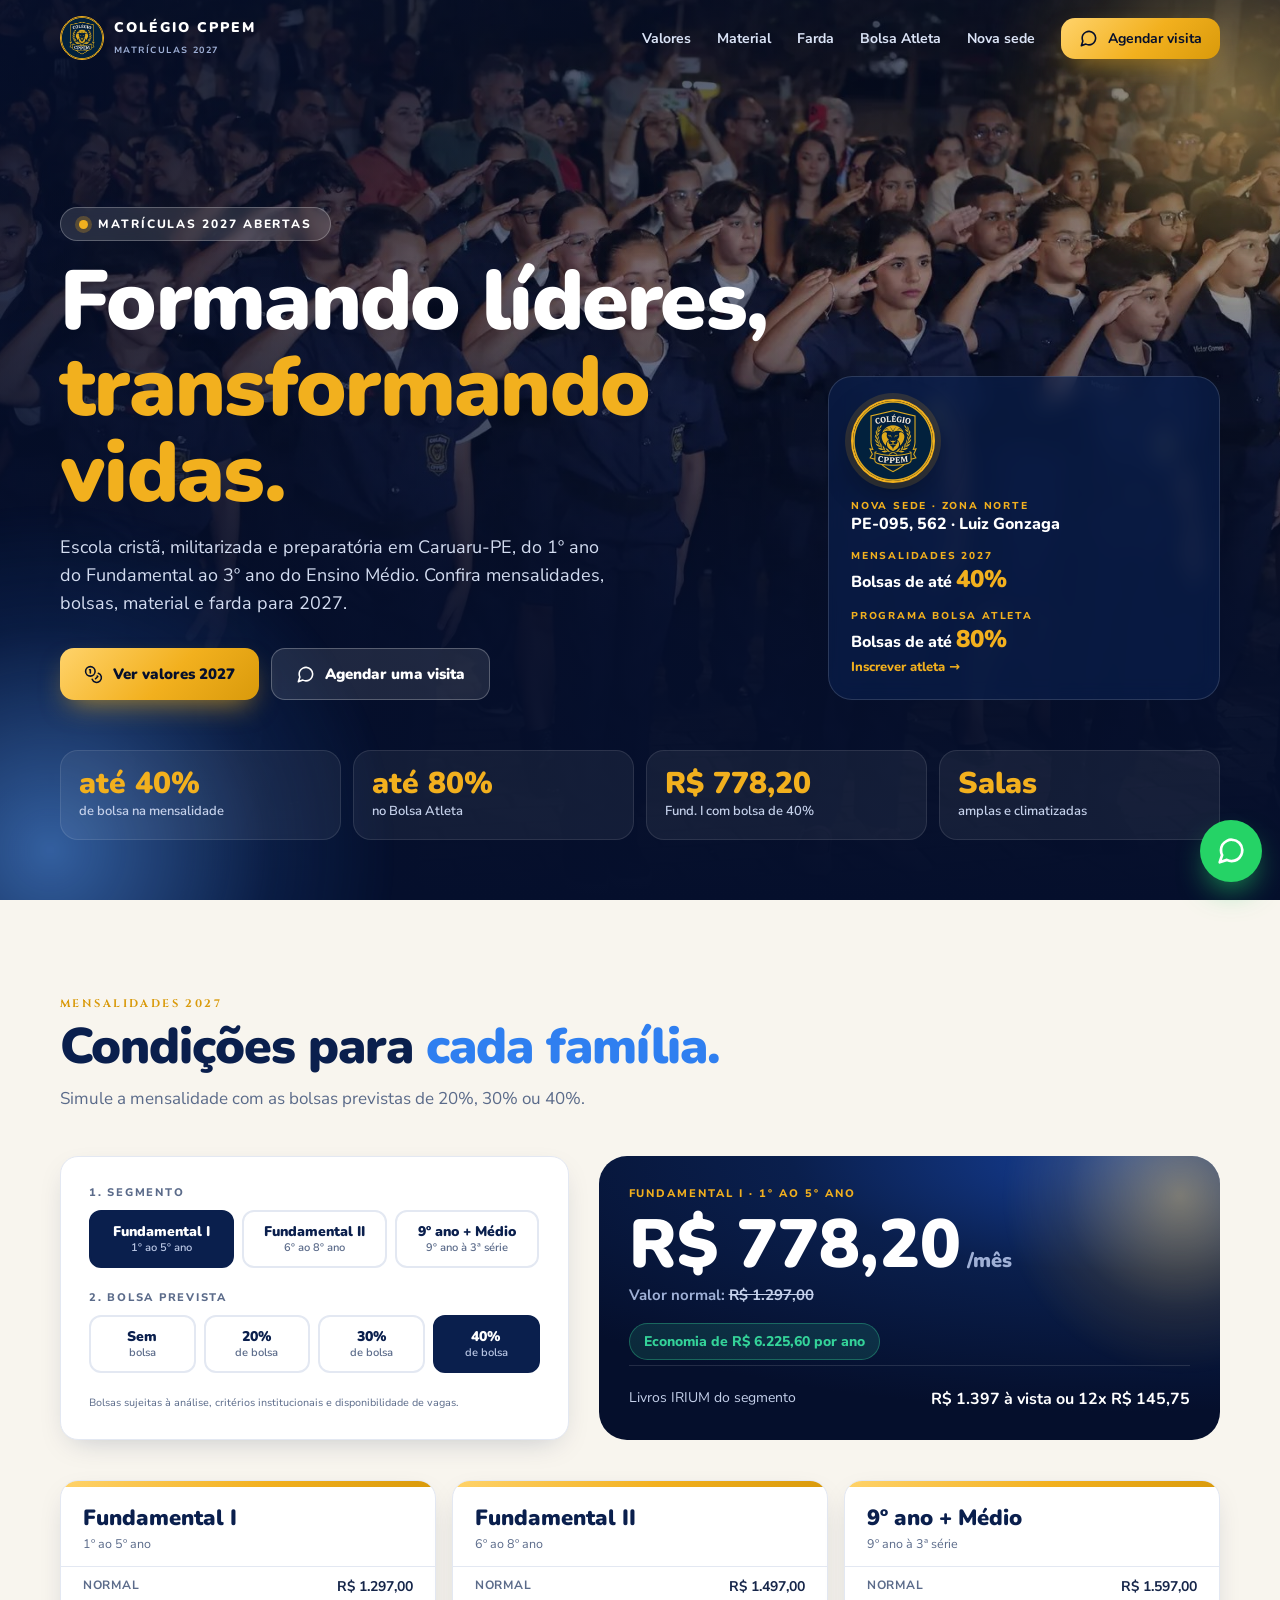
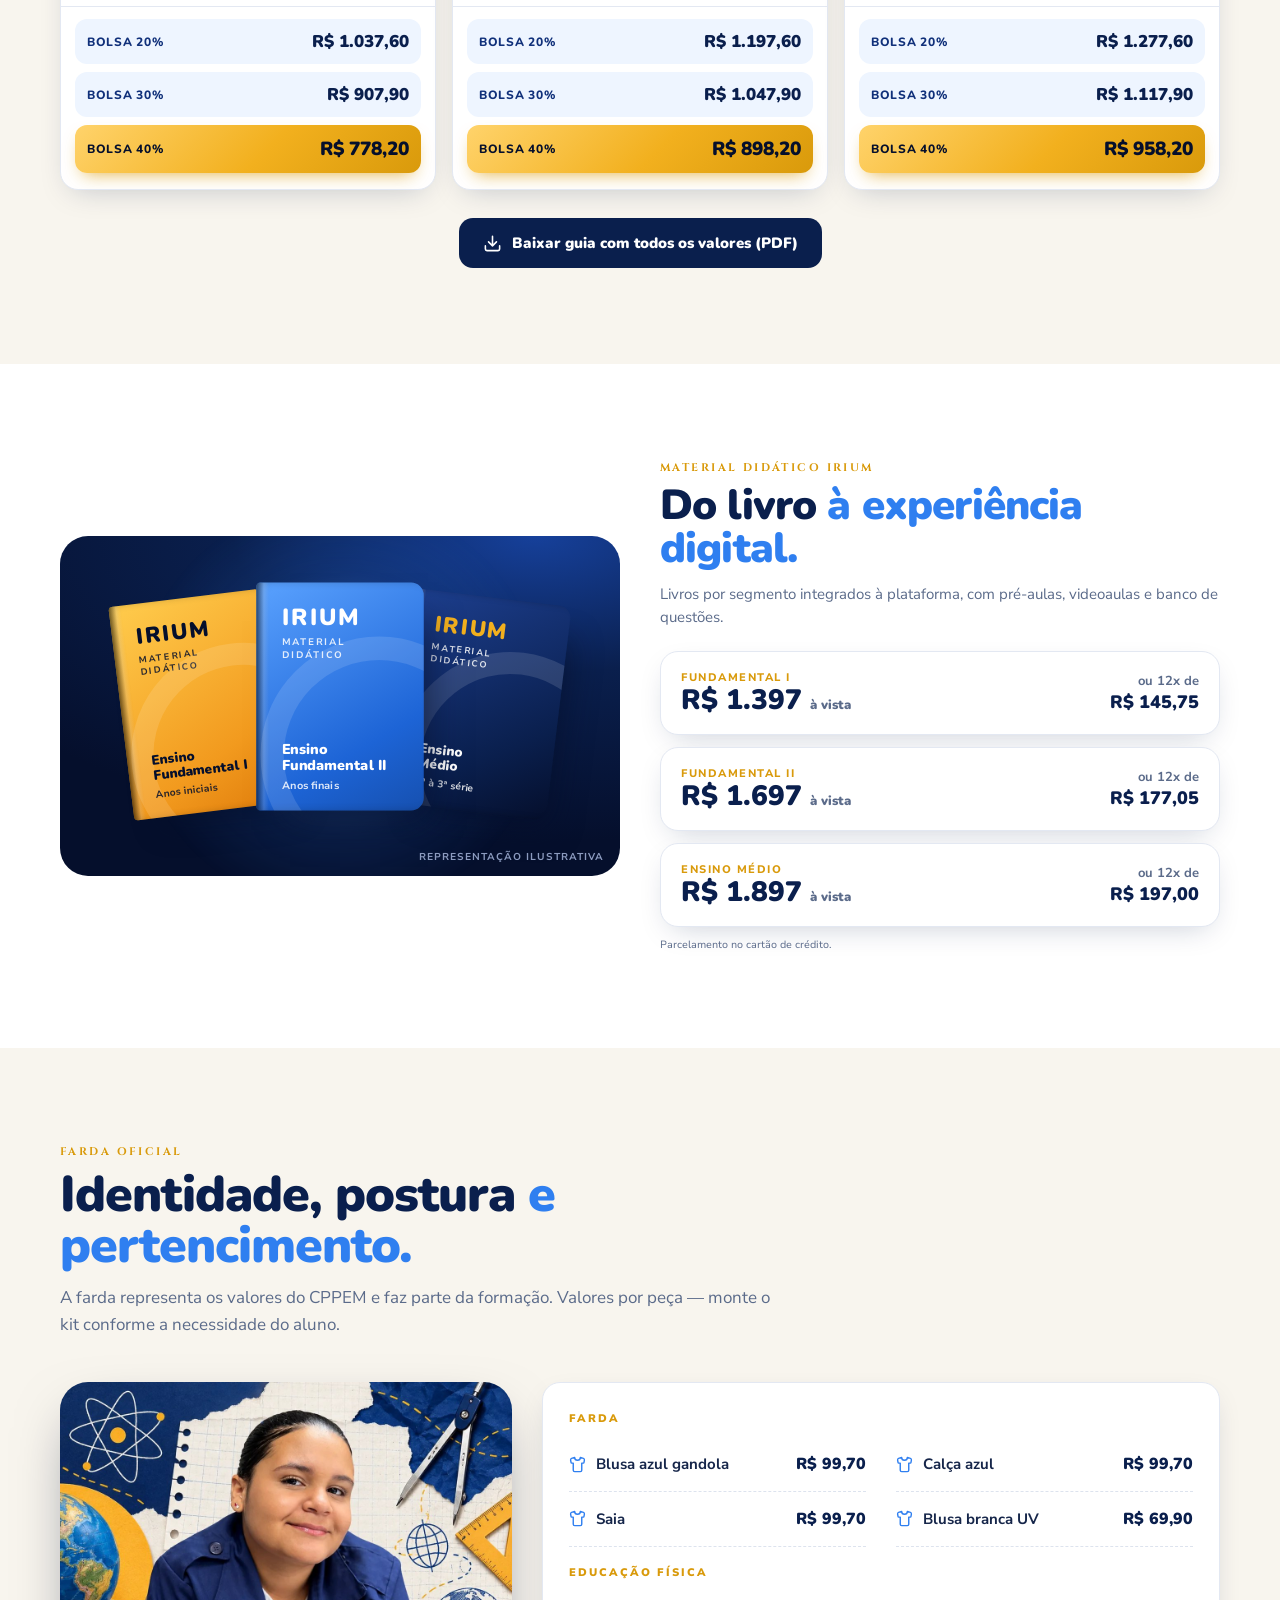
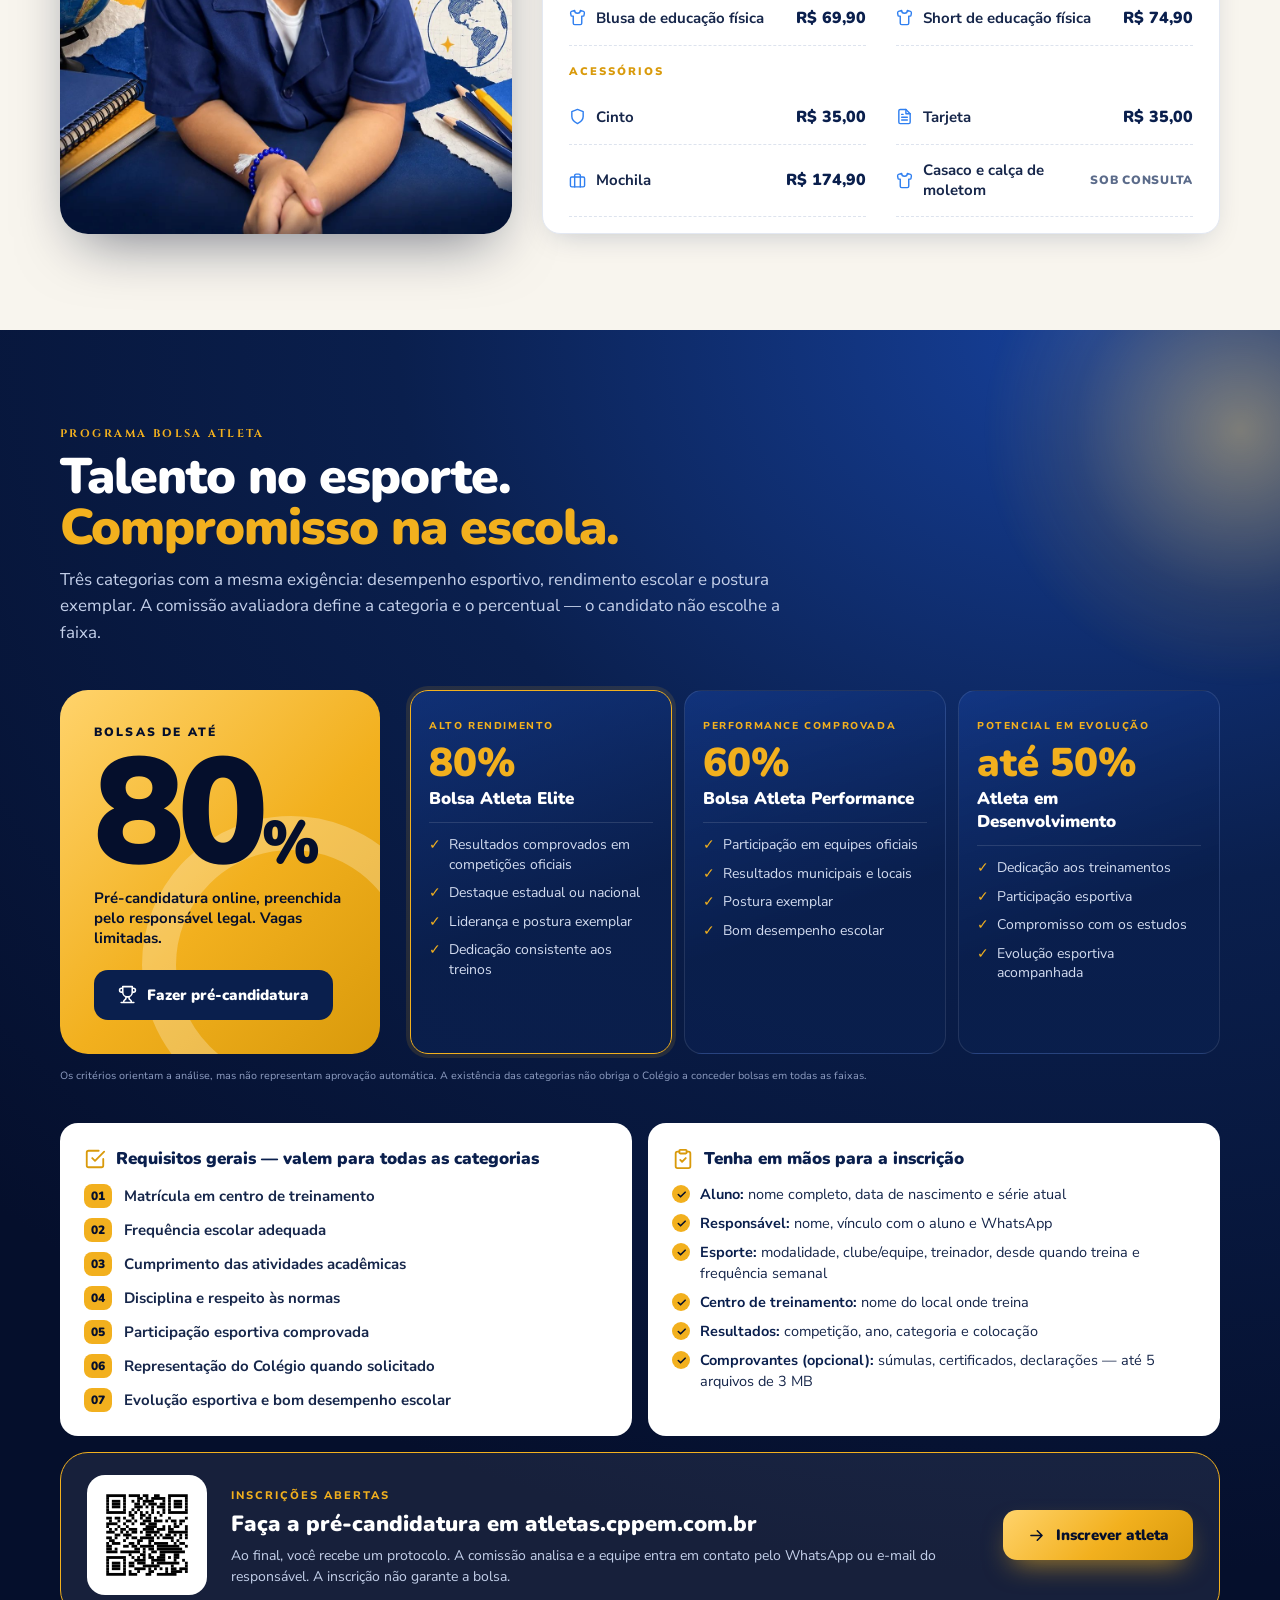
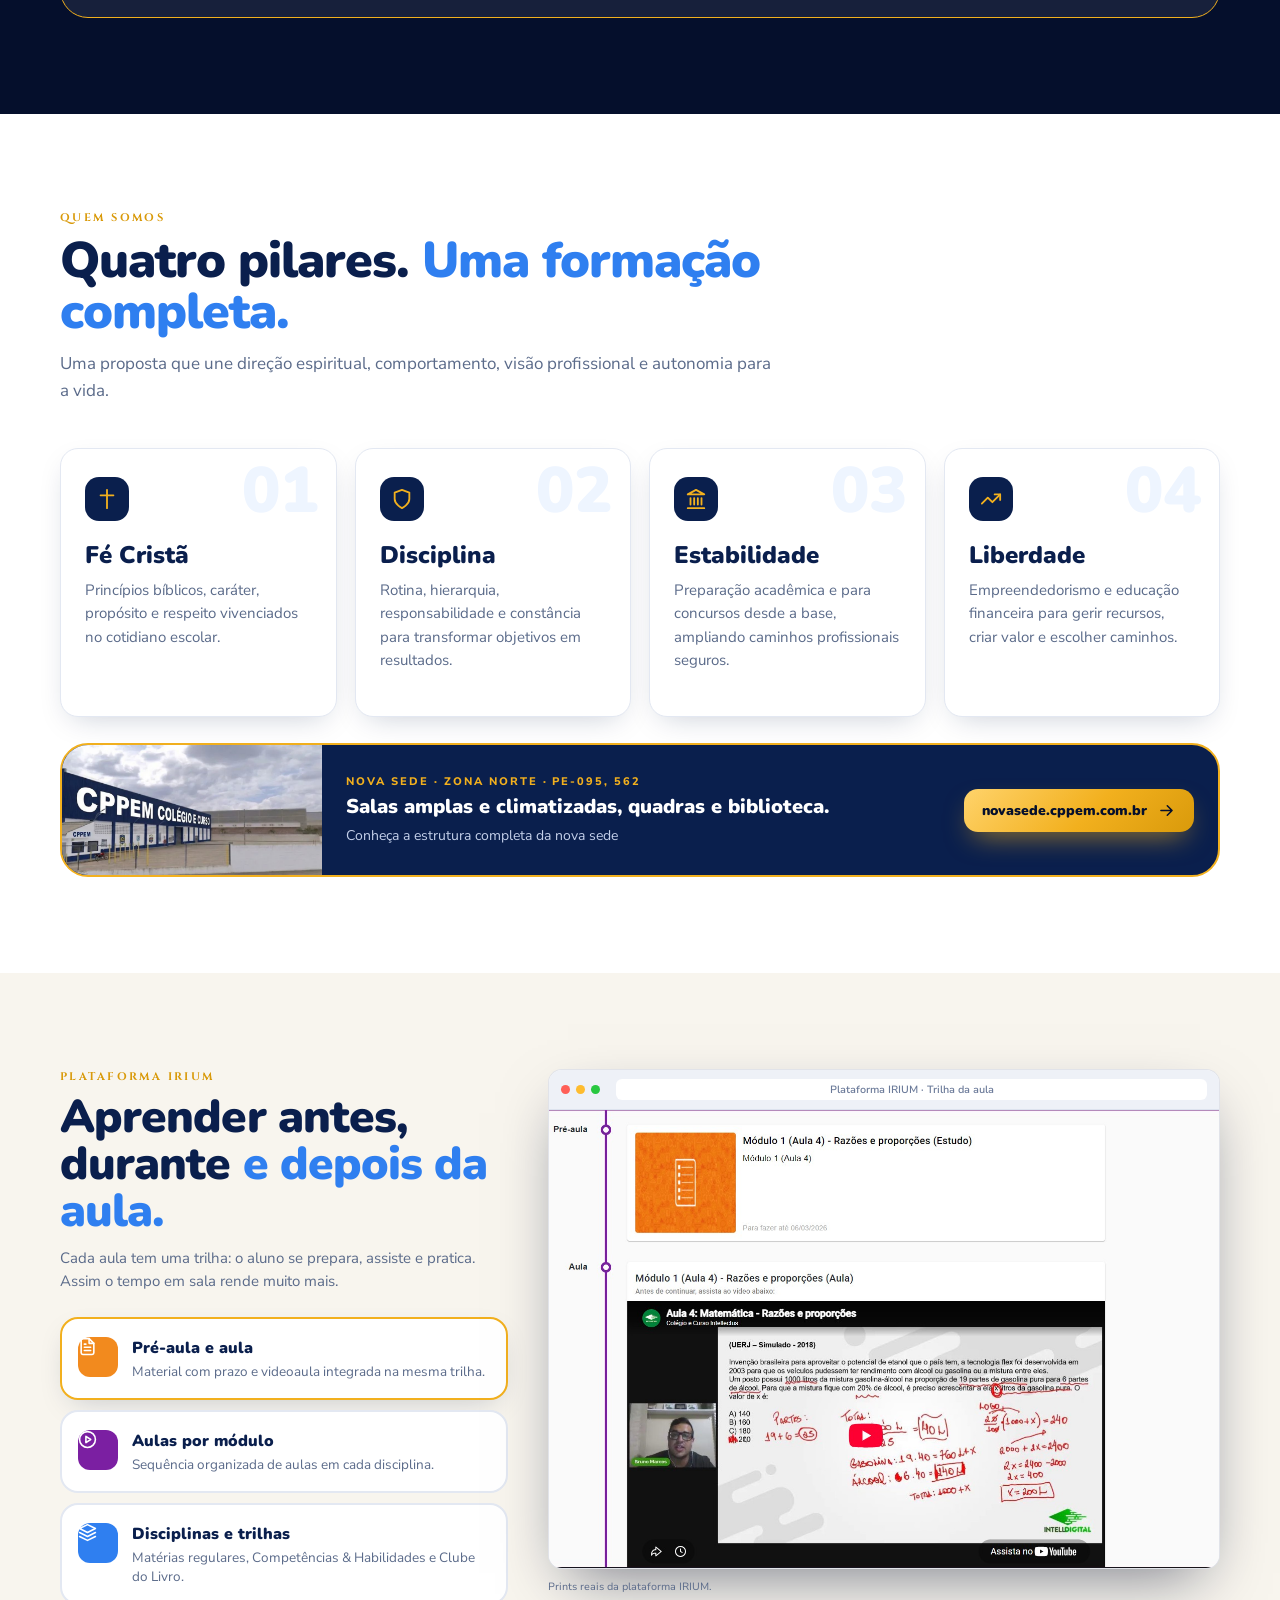
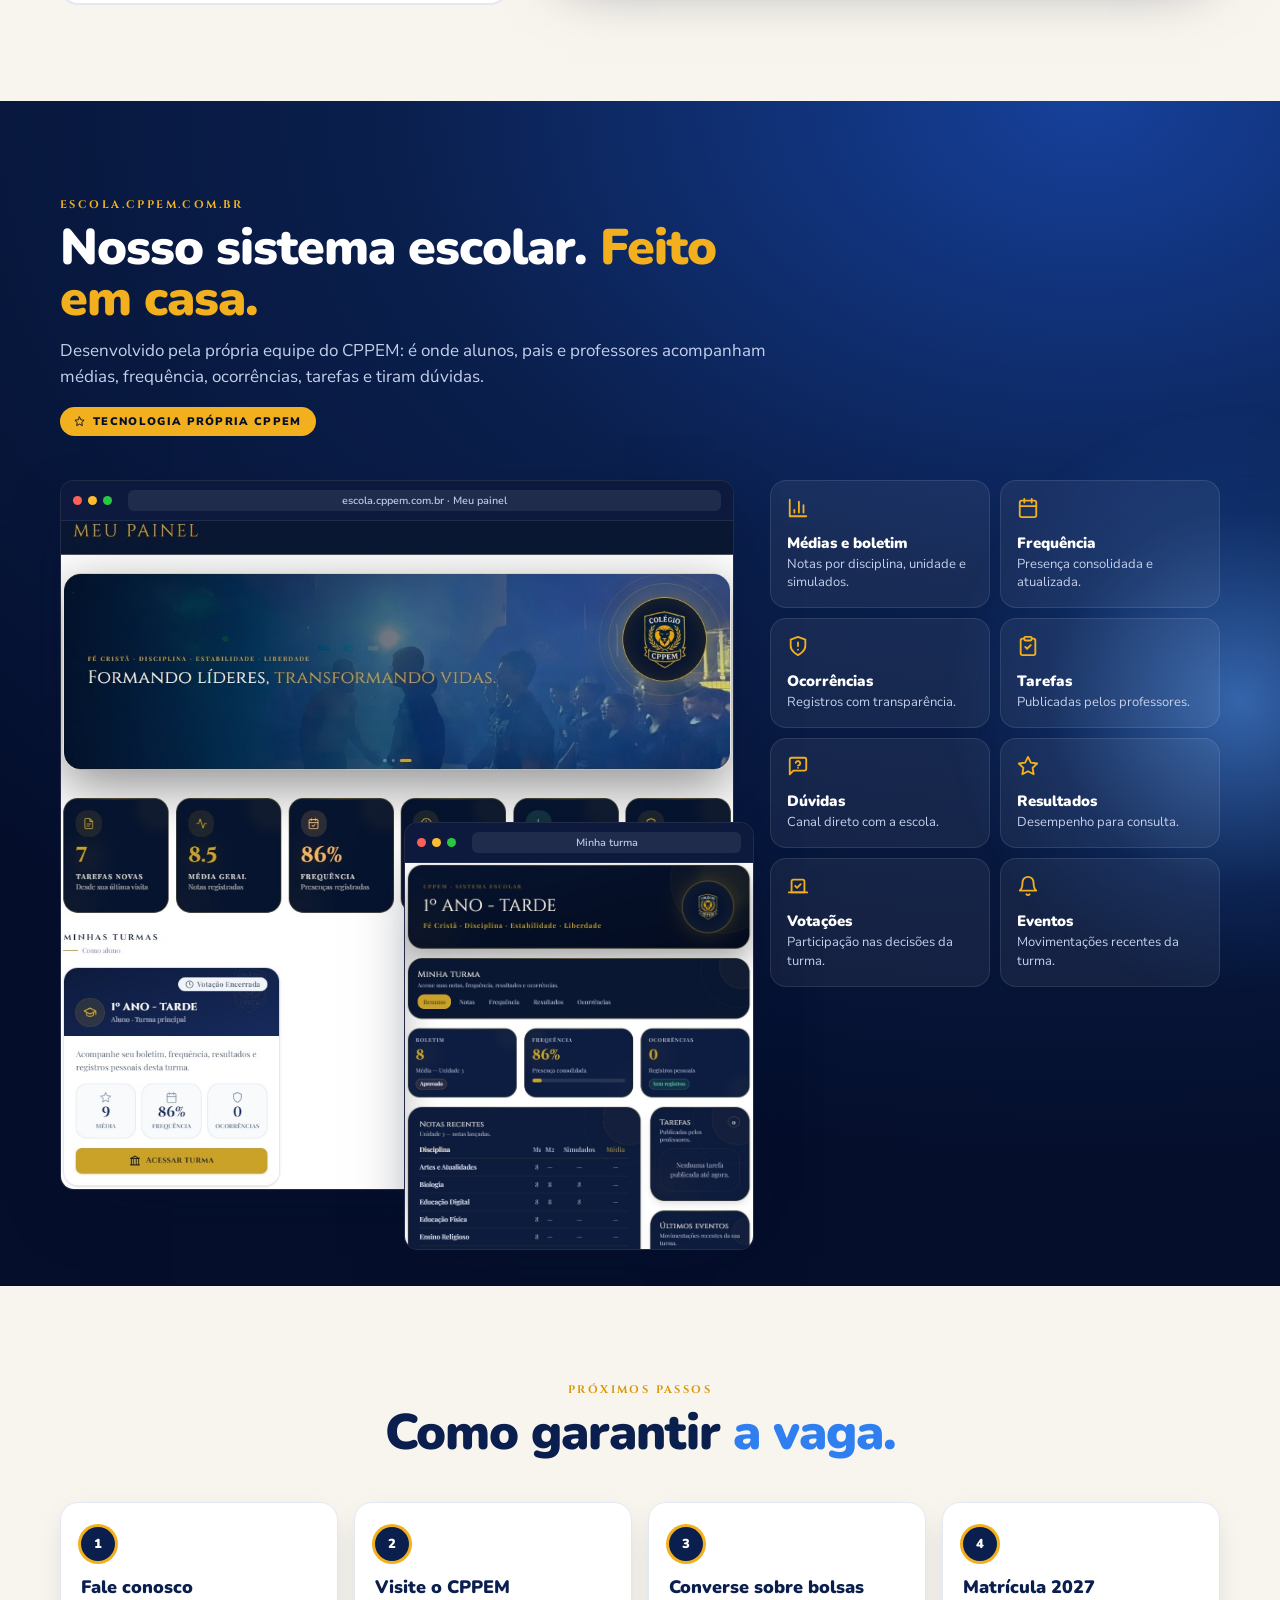
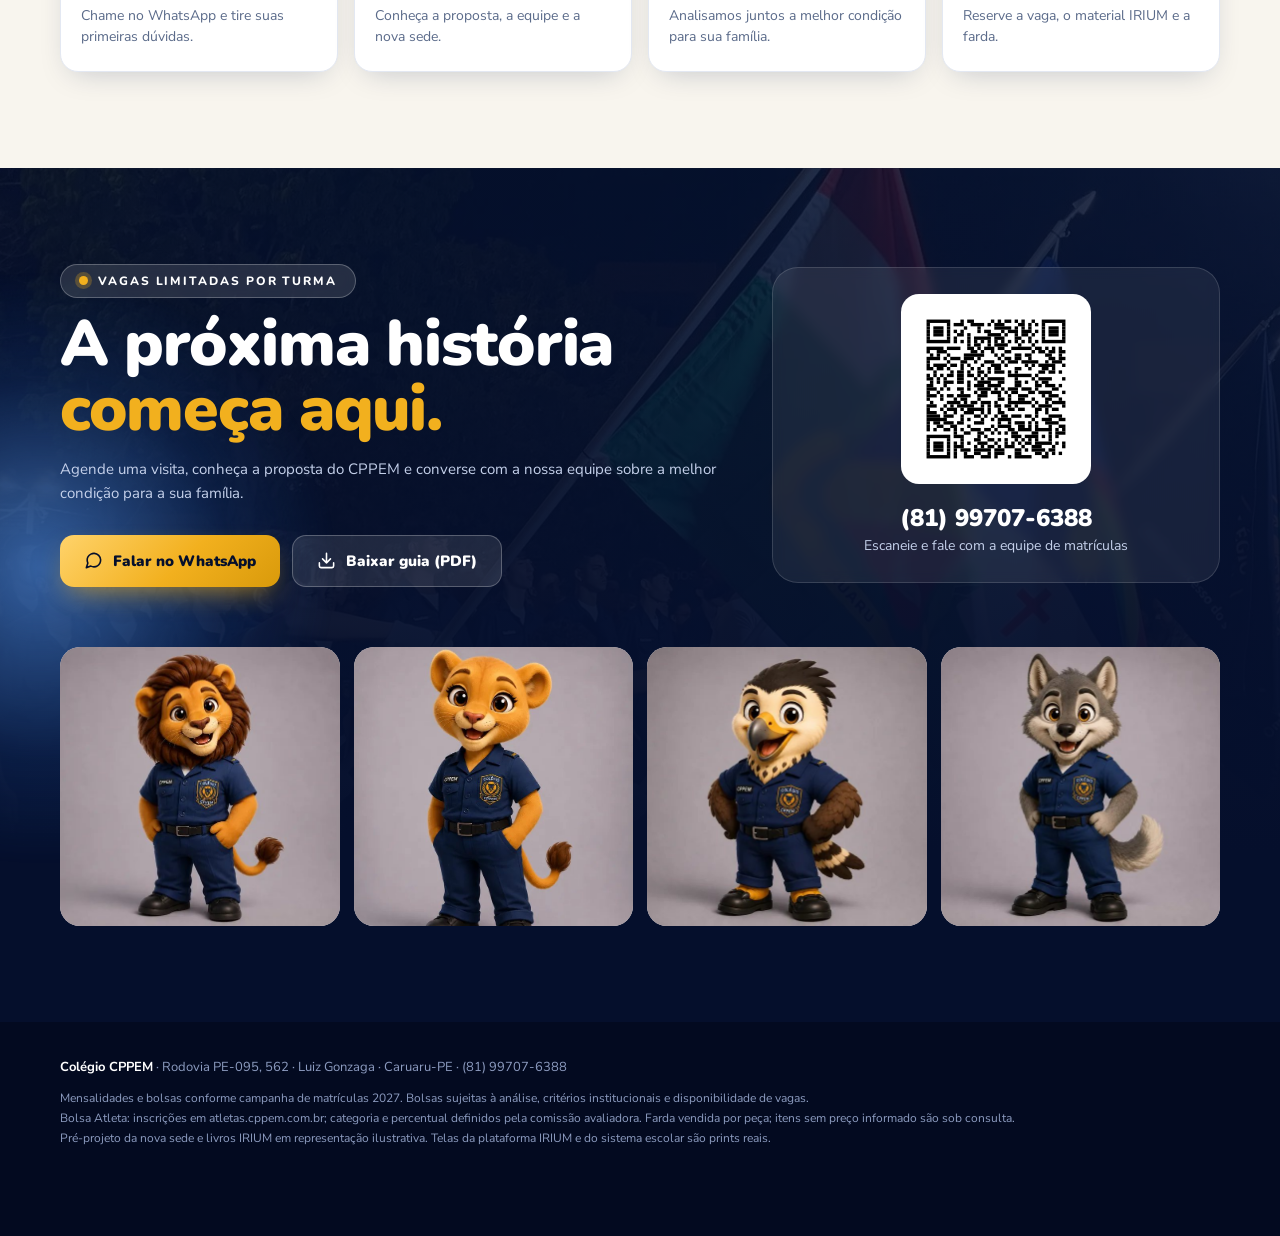
<file: index.html>
<!doctype html>
<html lang="pt-BR">
<head>
<meta charset="utf-8">
<meta name="viewport" content="width=device-width, initial-scale=1">
<title>Matrículas 2027 · Colégio CPPEM</title>
<meta name="description" content="Matrículas 2027 no Colégio CPPEM, em Caruaru-PE: escola cristã, militarizada e preparatória, com nova sede, material IRIUM, sistema escolar próprio, bolsas de até 40% e Bolsa Atleta de até 80%.">
<meta property="og:title" content="Matrículas 2027 · Colégio CPPEM">
<meta property="og:description" content="Fé, disciplina, excelência acadêmica e tecnologia em uma nova sede. Bolsas de até 40% e Bolsa Atleta de até 80%.">
<meta property="og:image" content="assets/img/formatura.jpg">
<meta name="theme-color" content="#050f2c">
<link rel="icon" href="assets/img/logo.jpg">
<link rel="preconnect" href="https://fonts.googleapis.com">
<link rel="preconnect" href="https://fonts.gstatic.com" crossorigin>
<link href="https://fonts.googleapis.com/css2?family=Cinzel:wght@600;700&family=Nunito:wght@600;700;800;900&family=Nunito+Sans:opsz,wght@6..12,400;6..12,600;6..12,700;6..12,800&display=swap" rel="stylesheet">
<link rel="stylesheet" href="assets/brand.css">
<style>
  html { scroll-behavior: smooth; scroll-padding-top: 80px; }
  body { background: var(--cream); overflow-x: hidden; }
  a { color: inherit; text-decoration: none; }
  .wrap { width: min(1160px, 100% - 32px); margin: 0 auto; position: relative; z-index: 2; }
  section { position: relative; overflow: hidden; }
  .sec { padding: 96px 0; }
  .sec.dark { background: var(--gradient-night); color: var(--white); }
  .sec.white { background: var(--white); }
  .sec-head { max-width: 720px; margin-bottom: 44px; }
  .sec-head .title { font-size: clamp(32px, 5vw, 50px); margin: 10px 0 14px; }
  .sec-head .lead { font-size: 17px; }
  .center { text-align: center; margin-left: auto; margin-right: auto; }

  .btn { display: inline-flex; align-items: center; justify-content: center; gap: 10px; padding: 15px 24px; border-radius: 14px; font-family: var(--font-display); font-weight: 900; font-size: 15px; transition: transform .2s, box-shadow .2s; cursor: pointer; border: 0; }
  .btn:hover { transform: translateY(-2px); }
  .btn .icon { font-size: 19px; }
  .btn-gold { background: var(--gradient-gold); color: var(--navy-950); box-shadow: 0 12px 28px -10px rgba(242, 176, 30, .7); }
  .btn-ghost { background: rgba(255, 255, 255, .1); color: var(--white); border: 1px solid rgba(255, 255, 255, .25); }
  .btn-navy { background: var(--navy-900); color: var(--white); }

  /* nav */
  .nav { position: fixed; inset: 0 0 auto; z-index: 50; transition: background .3s, box-shadow .3s; }
  .nav.scrolled { background: rgba(5, 15, 44, .92); backdrop-filter: blur(10px); box-shadow: 0 10px 30px -15px rgba(0, 0, 0, .5); }
  .nav .wrap { display: flex; align-items: center; justify-content: space-between; height: 76px; }
  .nav-brand { display: flex; align-items: center; gap: 10px; color: var(--white); }
  .nav-brand .crest { width: 44px; height: 44px; border-width: 1.5px; box-shadow: none; }
  .nav-brand b { font-family: var(--font-display); font-weight: 900; letter-spacing: .14em; font-size: 14px; display: block; }
  .nav-brand small { font-size: 9px; letter-spacing: .16em; text-transform: uppercase; color: #9fb0d6; font-weight: 700; }
  .nav-links { display: flex; gap: 26px; align-items: center; }
  .nav-links a { color: #dbe4f7; font-weight: 700; font-size: 14px; }
  .nav-links a:hover { color: var(--gold); }
  .nav-links .btn { padding: 11px 18px; font-size: 14px; color: var(--navy-950); }
  .menu-toggle { display: none; background: none; border: 0; color: var(--white); font-size: 28px; cursor: pointer; }

  /* hero */
  .hero { position: relative; overflow: hidden; min-height: clamp(640px, 100vh, 980px); display: flex; align-items: flex-end; padding: 140px 0 60px; background: var(--navy-950); color: var(--white); }
  .hero-bg { position: absolute; inset: 0; background: url("assets/img/formatura.jpg") center 30% / cover; transform: scale(1.04); }
  .hero-shade { position: absolute; inset: 0; background: linear-gradient(180deg, rgba(5, 15, 44, .7) 0%, rgba(5, 15, 44, .35) 30%, rgba(5, 15, 44, .9) 70%, #050f2c 100%), linear-gradient(90deg, rgba(5, 15, 44, .7), transparent 70%); }
  .hero .orb.blue { width: 700px; height: 700px; left: -300px; bottom: -300px; }
  .hero .orb.gold { width: 500px; height: 500px; right: -200px; top: -150px; }
  .hero-grid { display: grid; grid-template-columns: 1.3fr .7fr; gap: 40px; align-items: end; }
  .hero h1 { font-size: clamp(42px, 7.5vw, 84px); margin: 18px 0 18px; color: var(--white); }
  .hero h1 em { color: var(--gold); display: block; }
  .hero .lead { font-size: 18px; max-width: 560px; color: #d3dcf0; }
  .hero-ctas { display: flex; flex-wrap: wrap; gap: 12px; margin-top: 30px; }
  .hero-card { background: rgba(10, 31, 77, .65); border: 1px solid rgba(255, 255, 255, .14); border-radius: 24px; padding: 22px; backdrop-filter: blur(10px); }
  .hero-card .crest { width: 84px; height: 84px; margin-bottom: 16px; }
  .hero-card dl { display: grid; gap: 14px; }
  .hero-card dt { font-size: 10px; letter-spacing: .18em; font-weight: 800; color: var(--gold); text-transform: uppercase; }
  .hero-card dd { font-family: var(--font-display); font-weight: 800; font-size: 16px; }
  .hero-card dd strong { color: var(--gold); font-size: 24px; font-weight: 900; }
  .hero-stats { display: grid; grid-template-columns: repeat(4, 1fr); gap: 12px; margin-top: 50px; }
  .hero-stat { padding: 18px; border-radius: 18px; background: rgba(255, 255, 255, .06); border: 1px solid rgba(255, 255, 255, .1); }
  .hero-stat b { font-family: var(--font-display); font-weight: 900; font-size: 30px; color: var(--gold); display: block; line-height: 1; }
  .hero-stat span { font-size: 13px; color: #c4d0ea; font-weight: 600; }

  /* pilares */
  .pillars { display: grid; grid-template-columns: repeat(4, 1fr); gap: 18px; }
  .pillar { padding: 28px 24px; position: relative; overflow: hidden; transition: transform .25s, box-shadow .25s; }
  .pillar:hover { transform: translateY(-6px); box-shadow: var(--shadow-float); }
  .pillar .big-no { position: absolute; right: 18px; top: 10px; font-family: var(--font-display); font-weight: 900; font-size: 64px; color: var(--blue-50); line-height: 1; }
  .pillar h3 { font-family: var(--font-display); font-weight: 900; font-size: 24px; color: var(--navy-900); margin: 18px 0 8px; }
  .pillar p { color: var(--muted); font-size: 15px; line-height: 1.55; margin-bottom: 16px; }
  .pillar .check-list li { font-size: 14px; }

  /* quem somos */
  .campus-link { margin-top: 26px; display: grid; grid-template-columns: 260px 1fr auto; align-items: center; gap: 24px; background: var(--navy-900); color: var(--white); border-radius: var(--radius-lg); overflow: hidden; border: 2px solid var(--gold); padding-right: 24px; transition: transform .2s; }
  .campus-link:hover { transform: translateY(-3px); }
  .campus-link img { width: 100%; height: 130px; object-fit: cover; }
  .campus-link small { display: block; font-size: 11px; letter-spacing: .18em; font-weight: 800; color: var(--gold); text-transform: uppercase; }
  .campus-link b { display: block; font-family: var(--font-display); font-weight: 900; font-size: 20px; margin: 4px 0; }
  .campus-link span { font-size: 14px; color: #c4d0ea; }
  .campus-link .btn { color: var(--navy-950); font-size: 14px; padding: 12px 18px; white-space: nowrap; }
  .values-download { text-align: center; margin-top: 28px; }

  /* IRIUM */
  .irium { display: grid; grid-template-columns: .8fr 1.2fr; gap: 40px; align-items: start; }
  .tabs { display: grid; gap: 10px; margin-top: 24px; }
  .tab { display: flex; gap: 14px; align-items: flex-start; text-align: left; padding: 16px; border-radius: 18px; background: var(--white); border: 2px solid var(--line); cursor: pointer; font: inherit; color: inherit; transition: border-color .2s, box-shadow .2s; }
  .tab[aria-selected="true"] { border-color: var(--gold); box-shadow: var(--shadow-card); }
  .tab .icon-badge { width: 40px; height: 40px; font-size: 19px; border-radius: 12px; flex-shrink: 0; }
  .tab b { display: block; font-family: var(--font-display); font-weight: 900; font-size: 16px; color: var(--navy-900); }
  .tab span { font-size: 13.5px; color: var(--muted); line-height: 1.45; display: block; margin-top: 2px; }
  .tab-panel[hidden] { display: none; }
  .tab-panel .browser img { width: 100%; }
  .books-row { display: grid; grid-template-columns: 1fr 1fr; gap: 40px; align-items: center; margin-top: 80px; }
  .books-stage { border-radius: 28px; background: var(--gradient-night); min-height: 340px; position: relative; overflow: hidden; display: flex; align-items: center; justify-content: center; padding: 30px 10px; }
  .books-stage .orb.blue { width: 420px; height: 420px; left: 50%; top: 50%; transform: translate(-50%, -50%); }
  .books-fan { display: flex; position: relative; z-index: 1; }
  .books-fan .book { flex-shrink: 0; }
  .books-fan .book:nth-child(1) { transform: rotate(-7deg) translateX(18px); }
  .books-fan .book:nth-child(2) { z-index: 2; transform: translateY(-10px) scale(1.06); }
  .books-fan .book:nth-child(3) { transform: rotate(7deg) translateX(-18px); }
  .books-stage .illus { position: absolute; right: 16px; bottom: 12px; font-size: 10px; color: #8d9cc0; letter-spacing: .1em; text-transform: uppercase; font-weight: 700; }
  .book-prices { display: grid; gap: 12px; margin-top: 22px; }
  .book-price { display: flex; align-items: center; justify-content: space-between; gap: 12px; padding: 18px 20px; }
  .book-price small { font-size: 11px; font-weight: 800; letter-spacing: .14em; text-transform: uppercase; color: var(--gold-600); display: block; }
  .book-price .cash { font-family: var(--font-display); font-weight: 900; font-size: 28px; color: var(--navy-900); line-height: 1.1; }
  .book-price .inst { text-align: right; font-size: 13px; color: var(--muted); font-weight: 700; }
  .book-price .inst b { display: block; font-family: var(--font-display); font-size: 18px; color: var(--navy-900); font-weight: 900; }

  /* sistema */
  .system { display: grid; grid-template-columns: 1.2fr .8fr; gap: 36px; align-items: start; }
  .made-here { display: inline-flex; align-items: center; gap: 8px; background: var(--gold); color: var(--navy-950); padding: 7px 14px; border-radius: 999px; font-size: 11px; font-weight: 900; letter-spacing: .12em; text-transform: uppercase; }
  .system-shots { position: relative; }
  .system-shots .browser + .browser { width: 52%; position: absolute; right: -20px; bottom: -60px; }
  .features { display: grid; grid-template-columns: 1fr 1fr; gap: 10px; }
  .feature { padding: 16px; border-radius: 16px; background: rgba(255, 255, 255, .06); border: 1px solid rgba(255, 255, 255, .1); }
  .feature .icon { font-size: 22px; color: var(--gold); }
  .feature b { display: block; font-family: var(--font-display); font-weight: 900; font-size: 15px; margin: 8px 0 2px; }
  .feature p { font-size: 13px; color: #c4d0ea; line-height: 1.4; }

  /* simulador */
  .sim { display: grid; grid-template-columns: .9fr 1.1fr; gap: 30px; align-items: stretch; }
  .sim-panel { padding: 28px; }
  .sim-label { font-size: 11px; letter-spacing: .16em; font-weight: 800; text-transform: uppercase; color: var(--muted); margin: 0 0 10px; }
  .seg-options, .pct-options { display: grid; gap: 8px; margin-bottom: 22px; }
  .seg-options { grid-template-columns: repeat(3, 1fr); }
  .pct-options { grid-template-columns: repeat(4, 1fr); }
  .opt { padding: 12px 8px; border-radius: 12px; border: 2px solid var(--line); background: var(--white); font: inherit; font-family: var(--font-display); font-weight: 900; font-size: 14px; color: var(--navy-900); cursor: pointer; line-height: 1.2; }
  .opt small { display: block; font-family: var(--font-body); font-weight: 600; font-size: 11px; color: var(--muted); }
  .opt[aria-pressed="true"] { border-color: var(--navy-900); background: var(--navy-900); color: var(--white); }
  .opt[aria-pressed="true"] small { color: #b9c6e4; }
  .sim-result { background: var(--gradient-night); color: var(--white); border-radius: var(--radius-lg); padding: 30px; position: relative; overflow: hidden; display: flex; flex-direction: column; }
  .sim-result .orb.gold { width: 360px; height: 360px; right: -140px; top: -140px; }
  .sim-result small { font-size: 11px; letter-spacing: .18em; font-weight: 800; color: var(--gold); text-transform: uppercase; }
  .sim-price { font-family: var(--font-display); font-weight: 900; font-size: clamp(44px, 7vw, 68px); line-height: 1; margin: 10px 0 6px; }
  .sim-price span { font-size: 20px; color: #9fb0d6; }
  .sim-normal { color: #9fb0d6; font-size: 15px; font-weight: 700; }
  .sim-normal s { color: #c4d0ea; }
  .sim-save { margin-top: 18px; display: inline-flex; gap: 8px; align-items: center; background: rgba(52, 211, 153, .14); color: var(--success); border: 1px solid rgba(52, 211, 153, .35); padding: 8px 14px; border-radius: 999px; font-weight: 800; font-size: 14px; align-self: flex-start; }
  .sim-book { margin-top: auto; padding-top: 22px; border-top: 1px solid rgba(255, 255, 255, .12); display: flex; justify-content: space-between; gap: 12px; flex-wrap: wrap; font-size: 14px; color: #c4d0ea; }
  .sim-book b { color: var(--white); font-family: var(--font-display); font-size: 16px; }
  .prices { display: grid; grid-template-columns: repeat(3, 1fr); gap: 16px; margin-top: 40px; }

  /* atleta */
  .athlete { display: grid; grid-template-columns: 320px 1fr; gap: 30px; align-items: stretch; }
  .athlete-max { background: var(--gradient-gold); color: var(--navy-950); border-radius: var(--radius-lg); padding: 34px; position: relative; overflow: hidden; display: flex; flex-direction: column; justify-content: center; }
  .athlete-max::after { content: ""; position: absolute; right: -60px; bottom: -60px; width: 230px; height: 230px; border-radius: 50%; border: 34px solid rgba(255, 255, 255, .25); }
  .athlete-max small { font-size: 12px; letter-spacing: .18em; font-weight: 900; text-transform: uppercase; }
  .athlete-max .huge { font-family: var(--font-display); font-weight: 900; font-size: clamp(90px, 14vw, 150px); line-height: .85; letter-spacing: -.04em; margin: 10px 0; }
  .athlete-max .huge span { font-size: .4em; }
  .athlete-max p { font-weight: 700; font-size: 15px; max-width: 320px; position: relative; z-index: 1; }


  .athlete-cta { margin-top: 22px; align-self: flex-start; position: relative; z-index: 1; }
  .tier-cards { display: grid; grid-template-columns: repeat(3, 1fr); gap: 12px; }
  .tier-card { padding: 22px 18px; }
  .tier-card.elite { border: 1.5px solid var(--gold); box-shadow: 0 0 0 4px rgba(242, 176, 30, .12); }
  .tier-kicker { font-size: 10px; letter-spacing: .16em; font-weight: 800; color: var(--gold); text-transform: uppercase; }
  .tier-pct { font-family: var(--font-display); font-weight: 900; font-size: 40px; color: var(--gold); line-height: 1; margin: 8px 0 4px; }
  .tier-card b { display: block; font-family: var(--font-display); font-weight: 900; font-size: 17px; margin-bottom: 12px; }
  .tier-card ul { list-style: none; display: grid; gap: 9px; border-top: 1px solid rgba(255, 255, 255, .12); padding-top: 12px; }
  .tier-card li { font-size: 14px; line-height: 1.4; color: #d3dcf0; padding-left: 20px; position: relative; }
  .tier-card li::before { content: "✓"; position: absolute; left: 0; color: var(--gold); font-weight: 900; }
  .athlete-apply { display: grid; grid-template-columns: 1fr 1fr; gap: 16px; margin-top: 40px; }
  .gen-req, .prep { background: var(--white); color: var(--ink); border-radius: var(--radius); padding: 24px; }
  .gen-title { display: flex; align-items: center; gap: 10px; font-family: var(--font-display); font-weight: 900; font-size: 17px; color: var(--navy-900); margin-bottom: 14px; }
  .gen-title .icon { color: var(--gold-600); font-size: 22px; }
  .gen-req ol { list-style: none; counter-reset: req; display: grid; gap: 10px; }
  .gen-req li { counter-increment: req; display: flex; gap: 12px; align-items: center; font-size: 15px; font-weight: 700; }
  .gen-req li::before { content: counter(req, decimal-leading-zero); font-family: var(--font-display); font-weight: 900; font-size: 12px; color: var(--navy-950); background: var(--gold); border-radius: 8px; padding: 4px 7px; }
  .prep .check-list li { font-size: 14.5px; }
  .prep .check-list b { color: var(--navy-900); }
  .apply-banner { margin-top: 16px; display: flex; align-items: center; gap: 24px; padding: 22px 26px; border-radius: var(--radius-lg); background: rgba(255, 255, 255, .07); border: 1.5px solid var(--gold); }
  .apply-banner .qr { width: 120px; padding: 8px; flex-shrink: 0; }
  .apply-text small { font-size: 11px; letter-spacing: .18em; font-weight: 800; color: var(--gold); text-transform: uppercase; }
  .apply-text b { display: block; font-family: var(--font-display); font-weight: 900; font-size: 22px; margin: 4px 0 6px; }
  .apply-text p { font-size: 14px; color: #c4d0ea; line-height: 1.5; }
  .apply-banner .btn { margin-left: auto; flex-shrink: 0; }

  /* farda */
  .uniform { display: grid; grid-template-columns: .8fr 1.2fr; gap: 30px; align-items: stretch; }
  .uniform-photo { border-radius: var(--radius-lg); overflow: hidden; box-shadow: var(--shadow-float); }
  .uniform-photo img { width: 100%; height: 100%; object-fit: cover; }
  .uniform-list { padding: 10px 26px 16px; display: grid; grid-template-columns: 1fr 1fr; column-gap: 30px; }
  .uniform-group { grid-column: 1 / -1; font-size: 11px; letter-spacing: .18em; font-weight: 900; color: var(--gold-600); text-transform: uppercase; padding: 18px 0 4px; }
  .u-item { display: flex; align-items: center; gap: 10px; padding: 12px 0; border-bottom: 1px dashed #dde3ee; }
  .u-item .icon { color: var(--blue-500); font-size: 17px; }
  .u-item span { font-weight: 700; font-size: 15px; }
  .u-item b { margin-left: auto; font-family: var(--font-display); font-weight: 900; font-size: 16px; color: var(--navy-900); white-space: nowrap; }
  .u-item b.ask { font-size: 12px; color: var(--muted); letter-spacing: .06em; text-transform: uppercase; }

  /* passos + cta */
  .steps { display: grid; grid-template-columns: repeat(4, 1fr); gap: 16px; }
  .step { padding: 24px 20px; }
  .step b { display: block; font-family: var(--font-display); font-weight: 900; font-size: 18px; color: var(--navy-900); margin: 14px 0 6px; }
  .step p { font-size: 14px; color: var(--muted); line-height: 1.5; }
  .final { background: var(--navy-950); color: var(--white); }
  .final-bg { position: absolute; inset: 0; background: url("assets/img/bandeiras.jpg") center / cover; opacity: .3; }
  .final-shade { position: absolute; inset: 0; background: linear-gradient(180deg, rgba(5, 15, 44, .5), #050f2c 80%); }
  .final-grid { display: grid; grid-template-columns: 1.2fr .8fr; gap: 40px; align-items: center; }
  .final .title { font-size: clamp(38px, 6vw, 64px); color: var(--white); margin: 14px 0 16px; }
  .final .title em { color: var(--gold); display: block; }
  .contact-card { background: rgba(255, 255, 255, .07); border: 1px solid rgba(255, 255, 255, .14); border-radius: 26px; padding: 26px; backdrop-filter: blur(6px); display: grid; gap: 18px; justify-items: center; text-align: center; }
  .qr { background: var(--white); border-radius: 18px; padding: 12px; width: 190px; }
  .contact-card b { font-family: var(--font-display); font-size: 24px; font-weight: 900; }
  .contact-card span { color: #c4d0ea; font-size: 14px; }
  .mascots { display: grid; grid-template-columns: repeat(4, 1fr); gap: 14px; margin-top: 60px; }
  .mascots figure { border-radius: 20px; overflow: hidden; background: #d9d6db; aspect-ratio: 1; transition: transform .3s; }
  .mascots figure:hover { transform: translateY(-6px) rotate(-1deg); }
  .mascots img { width: 100%; height: 100%; object-fit: cover; object-position: center 30%; }
  footer { background: #030a20; color: #8d9cc0; padding: 36px 0 90px; font-size: 13px; }
  footer .wrap { display: grid; gap: 14px; }
  footer ul { list-style: none; display: grid; gap: 4px; font-size: 12px; }
  .float-wa { position: fixed; right: 18px; bottom: 18px; z-index: 60; width: 62px; height: 62px; border-radius: 50%; background: #25d366; color: var(--white); display: grid; place-items: center; font-size: 30px; box-shadow: 0 14px 30px -8px rgba(37, 211, 102, .7); }
  .float-wa .icon { stroke-width: 2.2; }

  .reveal { opacity: 0; transform: translateY(26px); transition: opacity .7s ease, transform .7s ease; }
  .reveal.visible { opacity: 1; transform: none; }
  @media (prefers-reduced-motion: reduce) { .reveal { opacity: 1; transform: none; transition: none; } html { scroll-behavior: auto; } }

  /* responsivo */
  @media (max-width: 1020px) {
    .pillars { grid-template-columns: 1fr 1fr; }
    .irium, .system, .sim, .athlete, .uniform, .final-grid, .books-row, .hero-grid, .athlete-apply { grid-template-columns: 1fr; }
    .tier-cards { grid-template-columns: repeat(3, 1fr); }
    .system-shots .browser + .browser { position: static; width: 100%; margin-top: 14px; }
    .hero-card { display: none; }
    .uniform-photo { max-height: 420px; }
  }
  @media (max-width: 760px) {
    .sec { padding: 72px 0; }
    .nav-links { position: fixed; inset: 76px 0 auto; flex-direction: column; background: rgba(5, 15, 44, .97); padding: 24px; gap: 18px; transform: translateY(-120%); transition: transform .3s; }
    .nav-links.open { transform: none; }
    .menu-toggle { display: block; }
    .hero-stats, .steps, .prices { grid-template-columns: 1fr 1fr; }
    .pillars { grid-template-columns: 1fr; }
    .uniform-list { grid-template-columns: 1fr; }
    .campus-link { grid-template-columns: 1fr; padding: 0 0 20px; gap: 12px; }
    .campus-link div, .campus-link .btn { margin: 0 20px; }
    .campus-link .btn { white-space: normal; }
    .tier-cards { grid-template-columns: 1fr; }
    .apply-banner { flex-direction: column; align-items: flex-start; }
    .apply-banner .btn { margin-left: 0; }
    .features { grid-template-columns: 1fr 1fr; }
    .books-fan .book { width: 112px; height: 160px; padding: 12px 10px 12px 18px; }
    .books-fan .book .brand { font-size: 16px; }
    .books-fan .book .seg { font-size: 11px; }
  }
  @media (max-width: 480px) {
    .hero-stats, .steps, .features, .mascots { grid-template-columns: 1fr 1fr; }
    .prices { grid-template-columns: 1fr; }
    .seg-options { grid-template-columns: 1fr; }
    .apply-banner .btn { width: 100%; }
    .book-price { flex-direction: column; align-items: flex-start; }
    .book-price .inst { text-align: left; }
    .hero-ctas .btn { width: 100%; }
    .hero-stat b { font-size: 23px; }
  }
</style>
</head>
<body>
<script src="assets/icons.js"></script>

<nav class="nav" id="nav">
  <div class="wrap">
    <a href="#topo" class="nav-brand"><span class="crest"><img src="assets/img/logo.jpg" alt=""></span><span><b>COLÉGIO CPPEM</b><small>Matrículas 2027</small></span></a>
    <button class="menu-toggle" id="menuToggle" aria-label="Abrir menu" aria-expanded="false"><svg class="icon"><use href="#i-menu"/></svg></button>
    <div class="nav-links" id="navLinks">
      <a href="#valores">Valores</a>
      <a href="#material">Material</a>
      <a href="#farda">Farda</a>
      <a href="#bolsa-atleta">Bolsa Atleta</a>
      <a href="https://novasede.cppem.com.br" target="_blank" rel="noopener">Nova sede</a>
      <a class="btn btn-gold" data-whatsapp href="#"><svg class="icon"><use href="#i-chat"/></svg>Agendar visita</a>
    </div>
  </div>
</nav>
<!-- HERO -->
<header class="hero" id="topo">
  <div class="hero-bg"></div><div class="hero-shade"></div>
  <div class="orb blue"></div><div class="orb gold"></div>
  <div class="wrap">
    <div class="hero-grid">
      <div class="on-dark">
        <span class="pill light">Matrículas 2027 abertas</span>
        <h1 class="title">Formando líderes, <em>transformando vidas.</em></h1>
        <p class="lead">Escola cristã, militarizada e preparatória em Caruaru-PE, do 1º ano do Fundamental ao 3º ano do Ensino Médio. Confira mensalidades, bolsas, material e farda para 2027.</p>
        <div class="hero-ctas">
          <a class="btn btn-gold" href="#valores"><svg class="icon"><use href="#i-coins"/></svg>Ver valores 2027</a>
          <a class="btn btn-ghost" data-whatsapp href="#"><svg class="icon"><use href="#i-chat"/></svg>Agendar uma visita</a>
        </div>
      </div>
      <aside class="hero-card">
        <div class="crest"><img src="assets/img/logo.jpg" alt="Brasão do Colégio CPPEM"></div>
        <dl>
          <div><dt>Nova sede · Zona Norte</dt><dd>PE-095, 562 · Luiz Gonzaga</dd></div>
          <div><dt>Mensalidades 2027</dt><dd>Bolsas de até <strong>40%</strong></dd></div>
          <div><dt>Programa Bolsa Atleta</dt><dd>Bolsas de até <strong>80%</strong></dd><dd><a data-athletes href="#" style="color:var(--gold);font-size:13px">Inscrever atleta →</a></dd></div>
        </dl>
      </aside>
    </div>
    <div class="hero-stats">
      <div class="hero-stat"><b>até 40%</b><span>de bolsa na mensalidade</span></div>
      <div class="hero-stat"><b>até 80%</b><span>no Bolsa Atleta</span></div>
      <div class="hero-stat"><b>R$ 778,20</b><span>Fund. I com bolsa de 40%</span></div>
      <div class="hero-stat"><b>Salas</b><span>amplas e climatizadas</span></div>
    </div>
  </div>
</header>

<!-- VALORES / SIMULADOR -->
<section class="sec" id="valores">
  <div class="wrap">
    <div class="sec-head reveal">
      <p class="eyebrow">Mensalidades 2027</p>
      <h2 class="title">Condições para <em>cada família.</em></h2>
      <p class="lead">Simule a mensalidade com as bolsas previstas de 20%, 30% ou 40%.</p>
    </div>
    <div class="sim reveal">
      <div class="card sim-panel">
        <p class="sim-label">1. Segmento</p>
        <div class="seg-options" id="segOptions"></div>
        <p class="sim-label">2. Bolsa prevista</p>
        <div class="pct-options" id="pctOptions"></div>
        <p class="fine-print">Bolsas sujeitas à análise, critérios institucionais e disponibilidade de vagas.</p>
      </div>
      <div class="sim-result" aria-live="polite">
        <div class="orb gold"></div>
        <small id="simTitle">Mensalidade</small>
        <p class="sim-price" id="simPrice"></p>
        <p class="sim-normal" id="simNormal"></p>
        <p class="sim-save" id="simSave"></p>
        <div class="sim-book"><span>Livros IRIUM do segmento</span><b id="simBook"></b></div>
      </div>
    </div>
    <div class="prices" id="priceCards"></div>
    <p class="values-download"><a class="btn btn-navy" href="Guia-Matriculas-CPPEM-2027.pdf" download><svg class="icon"><use href="#i-download"/></svg>Baixar guia com todos os valores (PDF)</a></p>
  </div>
</section>

<!-- MATERIAL -->
<section class="sec white" id="material">
  <div class="wrap">
    <div class="books-row" style="margin-top:0">
      <div class="books-stage reveal">
        <div class="orb blue"></div>
        <div class="books-fan">
          <div class="book f1"><span class="brand">IRIUM</span><span class="kind">Material didático</span><span class="seg">Ensino<br>Fundamental I</span><span class="vol">Anos iniciais</span></div>
          <div class="book f2"><span class="brand">IRIUM</span><span class="kind">Material didático</span><span class="seg">Ensino<br>Fundamental II</span><span class="vol">Anos finais</span></div>
          <div class="book em"><span class="brand">IRIUM</span><span class="kind">Material didático</span><span class="seg">Ensino<br>Médio</span><span class="vol">1ª à 3ª série</span></div>
        </div>
        <span class="illus">Representação ilustrativa</span>
      </div>
      <div class="reveal">
        <p class="eyebrow">Material didático IRIUM</p>
        <h2 class="title" style="font-size:clamp(30px,4vw,42px);margin:10px 0 12px">Do livro <em>à experiência digital.</em></h2>
        <p class="lead">Livros por segmento integrados à plataforma, com pré-aulas, videoaulas e banco de questões.</p>
        <div class="book-prices">
          <div class="card book-price"><div><small>Fundamental I</small><p class="cash">R$ 1.397 <span style="font-size:13px;color:var(--muted)">à vista</span></p></div><p class="inst">ou 12x de<b>R$ 145,75</b></p></div>
          <div class="card book-price"><div><small>Fundamental II</small><p class="cash">R$ 1.697 <span style="font-size:13px;color:var(--muted)">à vista</span></p></div><p class="inst">ou 12x de<b>R$ 177,05</b></p></div>
          <div class="card book-price"><div><small>Ensino Médio</small><p class="cash">R$ 1.897 <span style="font-size:13px;color:var(--muted)">à vista</span></p></div><p class="inst">ou 12x de<b>R$ 197,00</b></p></div>
        </div>
        <p class="fine-print" style="margin-top:10px">Parcelamento no cartão de crédito.</p>
      </div>
    </div>
  </div>
</section>

<!-- FARDA -->
<section class="sec" id="farda">
  <div class="wrap">
    <div class="sec-head reveal">
      <p class="eyebrow">Farda oficial</p>
      <h2 class="title">Identidade, postura <em>e pertencimento.</em></h2>
      <p class="lead">A farda representa os valores do CPPEM e faz parte da formação. Valores por peça — monte o kit conforme a necessidade do aluno.</p>
    </div>
    <div class="uniform">
      <div class="uniform-photo reveal"><img src="assets/img/aluna-fund2.jpg" alt="Aluna do CPPEM com a farda oficial" loading="lazy"></div>
      <div class="card uniform-list reveal">
        <p class="uniform-group">Farda</p>
        <div class="u-item"><svg class="icon"><use href="#i-shirt"/></svg><span>Blusa azul gandola</span><b>R$ 99,70</b></div>
        <div class="u-item"><svg class="icon"><use href="#i-shirt"/></svg><span>Calça azul</span><b>R$ 99,70</b></div>
        <div class="u-item"><svg class="icon"><use href="#i-shirt"/></svg><span>Saia</span><b>R$ 99,70</b></div>
        <div class="u-item"><svg class="icon"><use href="#i-shirt"/></svg><span>Blusa branca UV</span><b>R$ 69,90</b></div>
        <p class="uniform-group">Educação física</p>
        <div class="u-item"><svg class="icon"><use href="#i-shirt"/></svg><span>Blusa de educação física</span><b>R$ 69,90</b></div>
        <div class="u-item"><svg class="icon"><use href="#i-shirt"/></svg><span>Short de educação física</span><b>R$ 74,90</b></div>
        <p class="uniform-group">Acessórios</p>
        <div class="u-item"><svg class="icon"><use href="#i-shield"/></svg><span>Cinto</span><b>R$ 35,00</b></div>
        <div class="u-item"><svg class="icon"><use href="#i-file"/></svg><span>Tarjeta</span><b>R$ 35,00</b></div>
        <div class="u-item"><svg class="icon"><use href="#i-briefcase"/></svg><span>Mochila</span><b>R$ 174,90</b></div>
        <div class="u-item"><svg class="icon"><use href="#i-shirt"/></svg><span>Casaco e calça de moletom</span><b class="ask">Sob consulta</b></div>
      </div>
    </div>
  </div>
</section>

<!-- BOLSA ATLETA -->
<section class="sec dark on-dark" id="bolsa-atleta">
  <div class="orb gold" style="width:520px;height:520px;right:-220px;top:-160px"></div>
  <div class="wrap">
    <div class="sec-head reveal">
      <p class="eyebrow">Programa Bolsa Atleta</p>
      <h2 class="title">Talento no esporte. <em>Compromisso na escola.</em></h2>
      <p class="lead">Três categorias com a mesma exigência: desempenho esportivo, rendimento escolar e postura exemplar. A comissão avaliadora define a categoria e o percentual — o candidato não escolhe a faixa.</p>
    </div>
    <div class="athlete">
      <div class="athlete-max reveal"><small>Bolsas de até</small><p class="huge">80<span>%</span></p><p>Pré-candidatura online, preenchida pelo responsável legal. Vagas limitadas.</p>
        <a class="btn btn-navy athlete-cta" data-athletes href="#"><svg class="icon"><use href="#i-trophy"/></svg>Fazer pré-candidatura</a></div>
      <div class="tier-cards">
        <article class="card-dark tier-card elite reveal"><span class="tier-kicker">Alto rendimento</span><p class="tier-pct">80%</p><b>Bolsa Atleta Elite</b>
          <ul><li>Resultados comprovados em competições oficiais</li><li>Destaque estadual ou nacional</li><li>Liderança e postura exemplar</li><li>Dedicação consistente aos treinos</li></ul></article>
        <article class="card-dark tier-card reveal"><span class="tier-kicker">Performance comprovada</span><p class="tier-pct">60%</p><b>Bolsa Atleta Performance</b>
          <ul><li>Participação em equipes oficiais</li><li>Resultados municipais e locais</li><li>Postura exemplar</li><li>Bom desempenho escolar</li></ul></article>
        <article class="card-dark tier-card reveal"><span class="tier-kicker">Potencial em evolução</span><p class="tier-pct">até 50%</p><b>Atleta em Desenvolvimento</b>
          <ul><li>Dedicação aos treinamentos</li><li>Participação esportiva</li><li>Compromisso com os estudos</li><li>Evolução esportiva acompanhada</li></ul></article>
      </div>
    </div>
    <p class="fine-print" style="margin-top:14px">Os critérios orientam a análise, mas não representam aprovação automática. A existência das categorias não obriga o Colégio a conceder bolsas em todas as faixas.</p>

    <div class="athlete-apply">
      <div class="gen-req reveal">
        <p class="gen-title"><svg class="icon"><use href="#i-check-square"/></svg>Requisitos gerais — valem para todas as categorias</p>
        <ol>
          <li>Matrícula em centro de treinamento</li><li>Frequência escolar adequada</li><li>Cumprimento das atividades acadêmicas</li><li>Disciplina e respeito às normas</li><li>Participação esportiva comprovada</li><li>Representação do Colégio quando solicitado</li><li>Evolução esportiva e bom desempenho escolar</li>
        </ol>
      </div>
      <div class="prep reveal">
        <p class="gen-title"><svg class="icon"><use href="#i-clipboard"/></svg>Tenha em mãos para a inscrição</p>
        <ul class="check-list">
          <li><span><b>Aluno:</b> nome completo, data de nascimento e série atual</span></li>
          <li><span><b>Responsável:</b> nome, vínculo com o aluno e WhatsApp</span></li>
          <li><span><b>Esporte:</b> modalidade, clube/equipe, treinador, desde quando treina e frequência semanal</span></li>
          <li><span><b>Centro de treinamento:</b> nome do local onde treina</span></li>
          <li><span><b>Resultados:</b> competição, ano, categoria e colocação</span></li>
          <li><span><b>Comprovantes (opcional):</b> súmulas, certificados, declarações — até 5 arquivos de 3 MB</span></li>
        </ul>
      </div>
    </div>

    <div class="apply-banner reveal">
      <div class="qr"><img src="assets/img/qr-atletas.svg" alt="QR Code para a inscrição no Programa Bolsa Atleta"></div>
      <div class="apply-text">
        <small>Inscrições abertas</small>
        <b>Faça a pré-candidatura em atletas.cppem.com.br</b>
        <p>Ao final, você recebe um protocolo. A comissão analisa e a equipe entra em contato pelo WhatsApp ou e-mail do responsável. A inscrição não garante a bolsa.</p>
      </div>
      <a class="btn btn-gold" data-athletes href="#"><svg class="icon"><use href="#i-arrow"/></svg>Inscrever atleta</a>
    </div>
  </div>
</section>

<!-- QUEM SOMOS -->
<section class="sec white" id="quem-somos">
  <div class="wrap">
    <div class="sec-head reveal">
      <p class="eyebrow">Quem somos</p>
      <h2 class="title">Quatro pilares. <em>Uma formação completa.</em></h2>
      <p class="lead">Uma proposta que une direção espiritual, comportamento, visão profissional e autonomia para a vida.</p>
    </div>
    <div class="pillars">
      <article class="card pillar reveal"><span class="big-no">01</span><div class="icon-badge"><svg class="icon"><use href="#i-cross"/></svg></div><h3>Fé Cristã</h3><p>Princípios bíblicos, caráter, propósito e respeito vivenciados no cotidiano escolar.</p></article>
      <article class="card pillar reveal"><span class="big-no">02</span><div class="icon-badge"><svg class="icon"><use href="#i-shield"/></svg></div><h3>Disciplina</h3><p>Rotina, hierarquia, responsabilidade e constância para transformar objetivos em resultados.</p></article>
      <article class="card pillar reveal"><span class="big-no">03</span><div class="icon-badge"><svg class="icon"><use href="#i-landmark"/></svg></div><h3>Estabilidade</h3><p>Preparação acadêmica e para concursos desde a base, ampliando caminhos profissionais seguros.</p></article>
      <article class="card pillar reveal"><span class="big-no">04</span><div class="icon-badge"><svg class="icon"><use href="#i-trending"/></svg></div><h3>Liberdade</h3><p>Empreendedorismo e educação financeira para gerir recursos, criar valor e escolher caminhos.</p></article>
    </div>
    <a class="campus-link reveal" href="https://novasede.cppem.com.br" target="_blank" rel="noopener">
      <img src="assets/img/fachada.jpg" alt="Fachada da nova sede do Colégio CPPEM" loading="lazy">
      <div><small>Nova sede · Zona Norte · PE-095, 562</small><b>Salas amplas e climatizadas, quadras e biblioteca.</b><span>Conheça a estrutura completa da nova sede</span></div>
      <span class="btn btn-gold">novasede.cppem.com.br<svg class="icon"><use href="#i-arrow"/></svg></span>
    </a>
  </div>
</section>

<!-- TECNOLOGIA -->
<section class="sec" id="tecnologia">
  <div class="wrap">
    <div class="irium">
      <div class="reveal">
        <p class="eyebrow">Plataforma IRIUM</p>
        <h2 class="title" style="font-size:clamp(32px,4.5vw,46px);margin:10px 0 12px">Aprender antes, durante <em>e depois da aula.</em></h2>
        <p class="lead">Cada aula tem uma trilha: o aluno se prepara, assiste e pratica. Assim o tempo em sala rende muito mais.</p>
        <div class="tabs" role="tablist" aria-label="Telas da plataforma IRIUM">
          <button class="tab" role="tab" aria-selected="true" aria-controls="panel-trilha" id="tab-trilha"><span class="icon-badge" style="background:#f28a1e;color:#fff"><svg class="icon"><use href="#i-file"/></svg></span><span><b>Pré-aula e aula</b><span>Material com prazo e videoaula integrada na mesma trilha.</span></span></button>
          <button class="tab" role="tab" aria-selected="false" aria-controls="panel-aulas" id="tab-aulas" tabindex="-1"><span class="icon-badge" style="background:#7b1fa2;color:#fff"><svg class="icon"><use href="#i-play"/></svg></span><span><b>Aulas por módulo</b><span>Sequência organizada de aulas em cada disciplina.</span></span></button>
          <button class="tab" role="tab" aria-selected="false" aria-controls="panel-disciplinas" id="tab-disciplinas" tabindex="-1"><span class="icon-badge" style="background:var(--blue-500);color:#fff"><svg class="icon"><use href="#i-layers"/></svg></span><span><b>Disciplinas e trilhas</b><span>Matérias regulares, Competências &amp; Habilidades e Clube do Livro.</span></span></button>
        </div>
      </div>
      <div class="reveal">
        <div class="tab-panel" role="tabpanel" id="panel-trilha" aria-labelledby="tab-trilha"><div class="browser"><div class="browser-bar"><i></i><i></i><i></i><span>Plataforma IRIUM · Trilha da aula</span></div><img src="assets/prints/irium-preaula.jpg" alt="Print real da plataforma IRIUM: pré-aula e videoaula de Matemática" loading="lazy"></div></div>
        <div class="tab-panel" role="tabpanel" id="panel-aulas" aria-labelledby="tab-aulas" hidden><div class="browser"><div class="browser-bar"><i></i><i></i><i></i><span>Plataforma IRIUM · Geografia</span></div><img src="assets/prints/irium-aulas.jpg" alt="Print real da plataforma IRIUM: aulas de Geografia" loading="lazy"></div></div>
        <div class="tab-panel" role="tabpanel" id="panel-disciplinas" aria-labelledby="tab-disciplinas" hidden><div class="browser"><div class="browser-bar"><i></i><i></i><i></i><span>Plataforma IRIUM · Disciplinas</span></div><img src="assets/prints/irium-disciplinas.jpg" alt="Print real da plataforma IRIUM: lista de disciplinas" loading="lazy"></div></div>
        <p class="fine-print" style="margin-top:10px">Prints reais da plataforma IRIUM.</p>
      </div>
    </div>
  </div>
</section>

<!-- SISTEMA ESCOLAR -->
<section class="sec dark on-dark">
  <div class="orb blue" style="width:600px;height:600px;right:-260px;top:300px"></div>
  <div class="wrap">
    <div class="sec-head reveal">
      <p class="eyebrow">escola.cppem.com.br</p>
      <h2 class="title">Nosso sistema escolar. <em>Feito em casa.</em></h2>
      <p class="lead">Desenvolvido pela própria equipe do CPPEM: é onde alunos, pais e professores acompanham médias, frequência, ocorrências, tarefas e tiram dúvidas.</p>
      <p style="margin-top:16px"><span class="made-here"><svg class="icon"><use href="#i-star"/></svg>Tecnologia própria CPPEM</span></p>
    </div>
    <div class="system">
      <div class="system-shots reveal">
        <div class="browser dark"><div class="browser-bar"><i></i><i></i><i></i><span>escola.cppem.com.br · Meu painel</span></div><img src="assets/prints/escola-painel.jpg" alt="Print real do painel do aluno no sistema escolar CPPEM" loading="lazy"></div>
        <div class="browser dark"><div class="browser-bar"><i></i><i></i><i></i><span>Minha turma</span></div><img src="assets/prints/escola-turma.jpg" alt="Print real da página da turma no sistema escolar CPPEM" loading="lazy"></div>
      </div>
      <div class="features reveal">
        <div class="feature"><svg class="icon"><use href="#i-chart"/></svg><b>Médias e boletim</b><p>Notas por disciplina, unidade e simulados.</p></div>
        <div class="feature"><svg class="icon"><use href="#i-calendar"/></svg><b>Frequência</b><p>Presença consolidada e atualizada.</p></div>
        <div class="feature"><svg class="icon"><use href="#i-shield-alert"/></svg><b>Ocorrências</b><p>Registros com transparência.</p></div>
        <div class="feature"><svg class="icon"><use href="#i-clipboard"/></svg><b>Tarefas</b><p>Publicadas pelos professores.</p></div>
        <div class="feature"><svg class="icon"><use href="#i-question"/></svg><b>Dúvidas</b><p>Canal direto com a escola.</p></div>
        <div class="feature"><svg class="icon"><use href="#i-star"/></svg><b>Resultados</b><p>Desempenho para consulta.</p></div>
        <div class="feature"><svg class="icon"><use href="#i-vote"/></svg><b>Votações</b><p>Participação nas decisões da turma.</p></div>
        <div class="feature"><svg class="icon"><use href="#i-bell"/></svg><b>Eventos</b><p>Movimentações recentes da turma.</p></div>
      </div>
    </div>
  </div>
</section>

<!-- PASSOS -->
<section class="sec">
  <div class="wrap">
    <div class="sec-head center reveal" style="text-align:center">
      <p class="eyebrow">Próximos passos</p>
      <h2 class="title">Como garantir <em>a vaga.</em></h2>
    </div>
    <div class="steps">
      <div class="card step reveal"><div class="number-badge">1</div><b>Fale conosco</b><p>Chame no WhatsApp e tire suas primeiras dúvidas.</p></div>
      <div class="card step reveal"><div class="number-badge">2</div><b>Visite o CPPEM</b><p>Conheça a proposta, a equipe e a nova sede.</p></div>
      <div class="card step reveal"><div class="number-badge">3</div><b>Converse sobre bolsas</b><p>Analisamos juntos a melhor condição para sua família.</p></div>
      <div class="card step reveal"><div class="number-badge">4</div><b>Matrícula 2027</b><p>Reserve a vaga, o material IRIUM e a farda.</p></div>
    </div>
  </div>
</section>

<!-- CTA FINAL -->
<section class="sec final">
  <div class="final-bg"></div><div class="final-shade"></div>
  <div class="orb blue" style="width:600px;height:600px;left:-260px;top:100px"></div>
  <div class="wrap">
    <div class="final-grid">
      <div class="on-dark reveal">
        <span class="pill light">Vagas limitadas por turma</span>
        <h2 class="title">A próxima história <em>começa aqui.</em></h2>
        <p class="lead">Agende uma visita, conheça a proposta do CPPEM e converse com a nossa equipe sobre a melhor condição para a sua família.</p>
        <div class="hero-ctas">
          <a class="btn btn-gold" data-whatsapp href="#"><svg class="icon"><use href="#i-chat"/></svg>Falar no WhatsApp</a>
          <a class="btn btn-ghost" href="Guia-Matriculas-CPPEM-2027.pdf" download><svg class="icon"><use href="#i-download"/></svg>Baixar guia (PDF)</a>
        </div>
      </div>
      <div class="contact-card reveal">
        <div class="qr"><img src="assets/img/qr-whatsapp.svg" alt="QR Code para o WhatsApp do CPPEM"></div>
        <div><b>(81) 99707-6388</b><br><span>Escaneie e fale com a equipe de matrículas</span></div>
      </div>
    </div>
    <div class="mascots reveal">
      <figure><img src="assets/img/mascote-leao.jpg" alt="Mascote leão do CPPEM" loading="lazy"></figure>
      <figure><img src="assets/img/mascote-leoa.jpg" alt="Mascote leoa do CPPEM" loading="lazy"></figure>
      <figure><img src="assets/img/mascote-carcara.jpg" alt="Mascote carcará do CPPEM" loading="lazy"></figure>
      <figure><img src="assets/img/mascote-lobomax.jpg" alt="Mascote lobo do CPPEM" loading="lazy"></figure>
    </div>
  </div>
</section>

<footer>
  <div class="wrap">
    <p><b style="color:#fff">Colégio CPPEM</b> · Rodovia PE-095, 562 · Luiz Gonzaga · Caruaru-PE · (81) 99707-6388</p>
    <ul>
      <li>Mensalidades e bolsas conforme campanha de matrículas 2027. Bolsas sujeitas à análise, critérios institucionais e disponibilidade de vagas.</li>
      <li>Bolsa Atleta: inscrições em atletas.cppem.com.br; categoria e percentual definidos pela comissão avaliadora. Farda vendida por peça; itens sem preço informado são sob consulta.</li>
      <li>Pré-projeto da nova sede e livros IRIUM em representação ilustrativa. Telas da plataforma IRIUM e do sistema escolar são prints reais.</li>
    </ul>
  </div>
</footer>

<a class="float-wa" data-whatsapp href="#" aria-label="Falar no WhatsApp"><svg class="icon"><use href="#i-chat"/></svg></a>

<script>
  const WHATSAPP_NUMBER = "5581997076388";
  const WHATSAPP_MESSAGE = "Olá! Vi a página de Matrículas 2027 do CPPEM e quero agendar uma visita.";
  const ATHLETES_APPLICATION_URL = "https://atletas.cppem.com.br/#inscricao";
  const SCHOLARSHIP_OPTIONS = [0, 20, 30, 40];
  const MONTHS_PER_YEAR = 12;
  const SEGMENTS = [
    { id: "f1", name: "Fundamental I", grades: "1º ao 5º ano", monthly: 1297, books: "R$ 1.397 à vista ou 12x R$ 145,75" },
    { id: "f2", name: "Fundamental II", grades: "6º ao 8º ano", monthly: 1497, books: "R$ 1.697 à vista ou 12x R$ 177,05" },
    { id: "em", name: "9º ano + Médio", grades: "9º ano à 3ª série", monthly: 1597, books: "R$ 1.897 à vista ou 12x R$ 197,00" },
  ];

  const formatCurrency = (value) => value.toLocaleString("pt-BR", { style: "currency", currency: "BRL" });
  const applyScholarship = (monthly, percent) => Math.round(monthly * (100 - percent)) / 100;

  document.querySelectorAll("[data-whatsapp]").forEach((link) => {
    link.href = `https://wa.me/${WHATSAPP_NUMBER}?text=${encodeURIComponent(WHATSAPP_MESSAGE)}`;
    link.target = "_blank";
    link.rel = "noopener";
  });

  document.querySelectorAll("[data-athletes]").forEach((link) => {
    link.href = ATHLETES_APPLICATION_URL;
    link.target = "_blank";
    link.rel = "noopener";
  });

  const nav = document.getElementById("nav");
  const updateNavBackground = () => nav.classList.toggle("scrolled", window.scrollY > 40);
  window.addEventListener("scroll", updateNavBackground, { passive: true });
  updateNavBackground();

  const menuToggle = document.getElementById("menuToggle");
  const navLinks = document.getElementById("navLinks");
  menuToggle.addEventListener("click", () => {
    const isOpen = navLinks.classList.toggle("open");
    menuToggle.setAttribute("aria-expanded", String(isOpen));
  });
  navLinks.addEventListener("click", (event) => {
    if (event.target.closest("a")) {
      navLinks.classList.remove("open");
      menuToggle.setAttribute("aria-expanded", "false");
    }
  });

  const tabs = [...document.querySelectorAll('[role="tab"]')];
  const selectTab = (selected) => {
    tabs.forEach((tab) => {
      const isSelected = tab === selected;
      tab.setAttribute("aria-selected", String(isSelected));
      tab.tabIndex = isSelected ? 0 : -1;
      document.getElementById(tab.getAttribute("aria-controls")).hidden = !isSelected;
    });
  };
  tabs.forEach((tab, index) => {
    tab.addEventListener("click", () => selectTab(tab));
    tab.addEventListener("keydown", (event) => {
      const step = { ArrowDown: 1, ArrowRight: 1, ArrowUp: -1, ArrowLeft: -1 }[event.key];
      if (!step) return;
      event.preventDefault();
      const next = tabs[(index + step + tabs.length) % tabs.length];
      next.focus();
      selectTab(next);
    });
  });

  const simulatorState = { segmentId: "f1", percent: 40 };
  const segOptions = document.getElementById("segOptions");
  const pctOptions = document.getElementById("pctOptions");

  const renderOptions = () => {
    segOptions.innerHTML = SEGMENTS.map((segment) =>
      `<button class="opt" data-segment="${segment.id}" aria-pressed="${segment.id === simulatorState.segmentId}">${segment.name}<small>${segment.grades}</small></button>`
    ).join("");
    pctOptions.innerHTML = SCHOLARSHIP_OPTIONS.map((percent) =>
      `<button class="opt" data-percent="${percent}" aria-pressed="${percent === simulatorState.percent}">${percent ? percent + "%" : "Sem"}<small>${percent ? "de bolsa" : "bolsa"}</small></button>`
    ).join("");
  };

  const renderResult = () => {
    const segment = SEGMENTS.find((item) => item.id === simulatorState.segmentId);
    const monthly = applyScholarship(segment.monthly, simulatorState.percent);
    const yearlySavings = (segment.monthly - monthly) * MONTHS_PER_YEAR;
    document.getElementById("simTitle").textContent = `${segment.name} · ${segment.grades}`;
    document.getElementById("simPrice").innerHTML = `${formatCurrency(monthly)}<span> /mês</span>`;
    document.getElementById("simNormal").innerHTML = simulatorState.percent
      ? `Valor normal: <s>${formatCurrency(segment.monthly)}</s>`
      : "Valor normal da mensalidade";
    const saveBadge = document.getElementById("simSave");
    saveBadge.hidden = !simulatorState.percent;
    saveBadge.textContent = `Economia de ${formatCurrency(yearlySavings)} por ano`;
    document.getElementById("simBook").textContent = segment.books;
  };

  const renderSimulator = () => { renderOptions(); renderResult(); };
  segOptions.addEventListener("click", (event) => {
    const button = event.target.closest("[data-segment]");
    if (!button) return;
    simulatorState.segmentId = button.dataset.segment;
    renderSimulator();
  });
  pctOptions.addEventListener("click", (event) => {
    const button = event.target.closest("[data-percent]");
    if (!button) return;
    simulatorState.percent = Number(button.dataset.percent);
    renderSimulator();
  });
  renderSimulator();

  document.getElementById("priceCards").innerHTML = SEGMENTS.map((segment) => {
    const rows = SCHOLARSHIP_OPTIONS.filter(Boolean).map((percent) =>
      `<div class="price-row${percent === 40 ? " best" : ""}"><span>BOLSA ${percent}%</span><b>${formatCurrency(applyScholarship(segment.monthly, percent))}</b></div>`
    ).join("");
    return `<div class="price-card reveal"><div class="price-head"><h3>${segment.name}</h3><p>${segment.grades}</p></div><div class="price-normal">NORMAL <b>${formatCurrency(segment.monthly)}</b></div><div class="price-rows">${rows}</div></div>`;
  }).join("");

  const revealObserver = "IntersectionObserver" in window
    ? new IntersectionObserver((entries) => {
        entries.forEach((entry) => {
          if (!entry.isIntersecting) return;
          entry.target.classList.add("visible");
          revealObserver.unobserve(entry.target);
        });
      }, { threshold: 0.12 })
    : null;
  document.querySelectorAll(".reveal").forEach((element) => {
    if (revealObserver) revealObserver.observe(element);
    else element.classList.add("visible");
  });
</script>
</body>
</html>
</file>
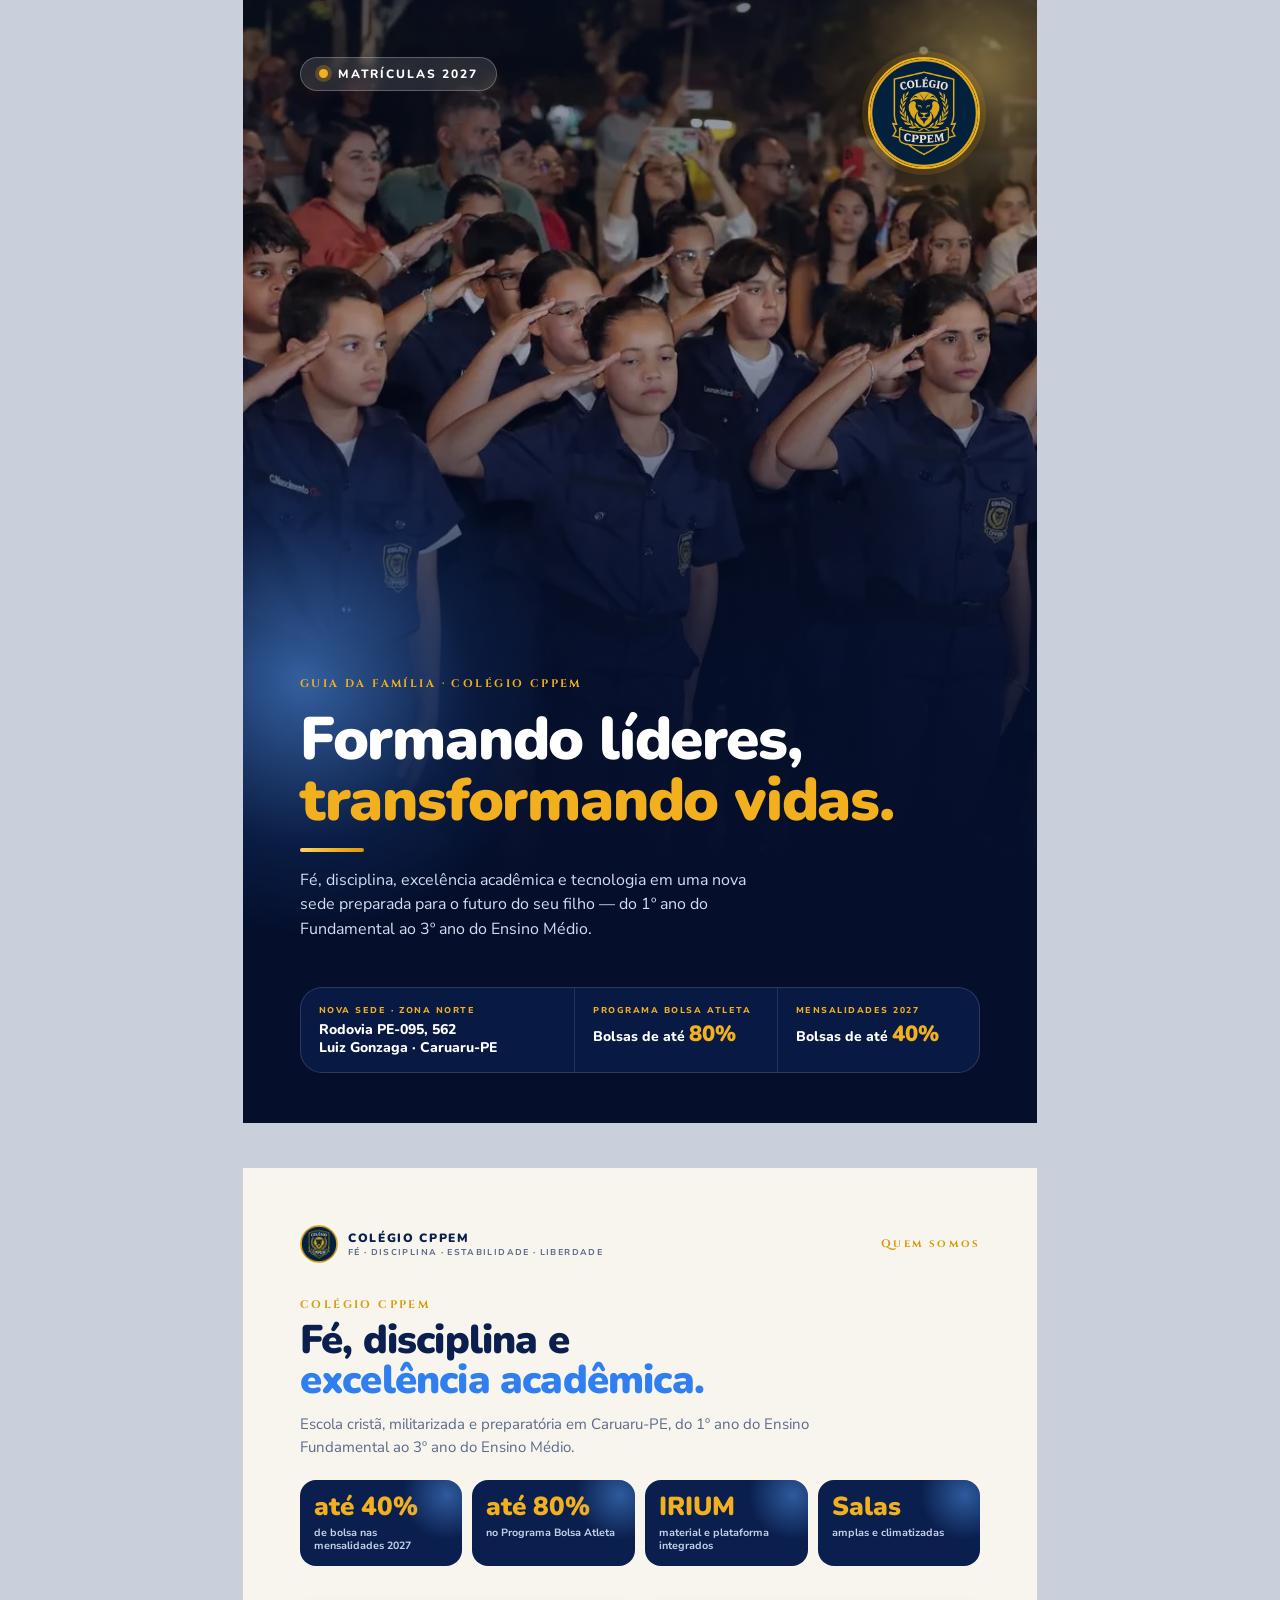
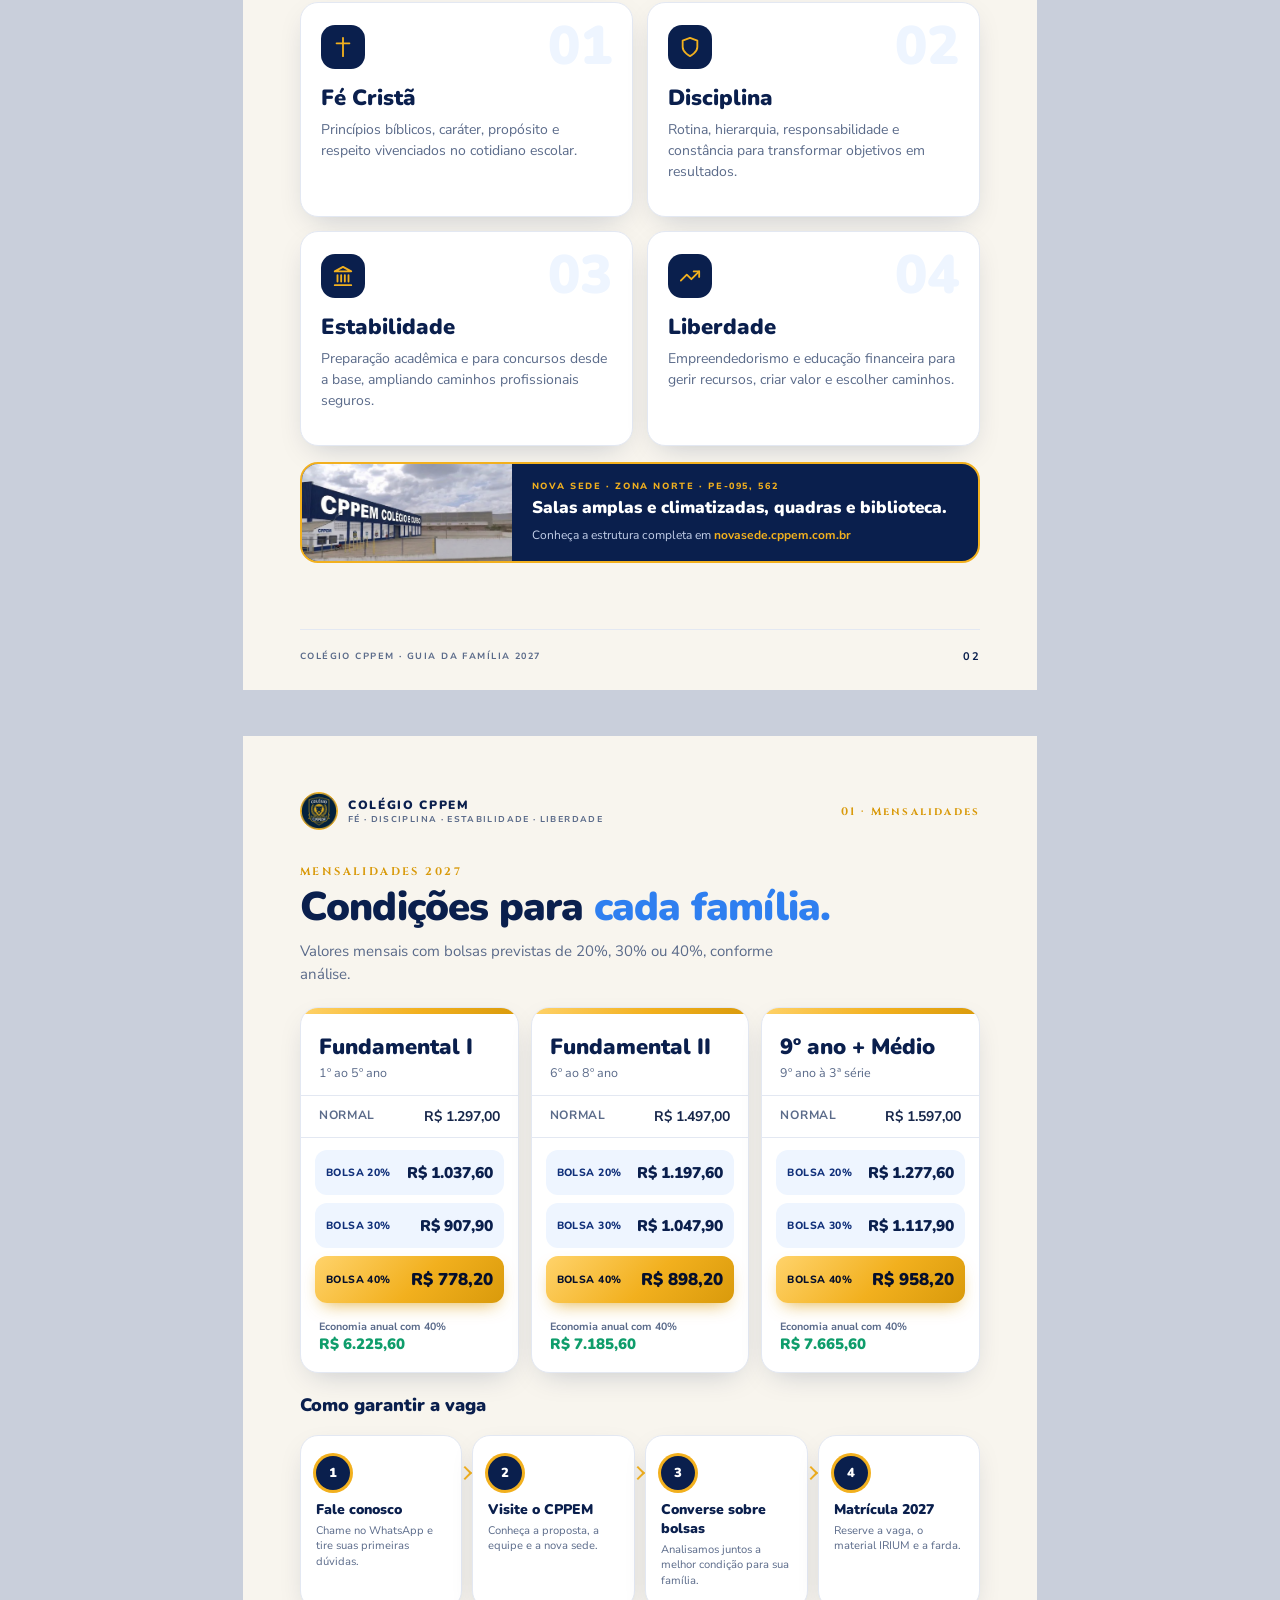
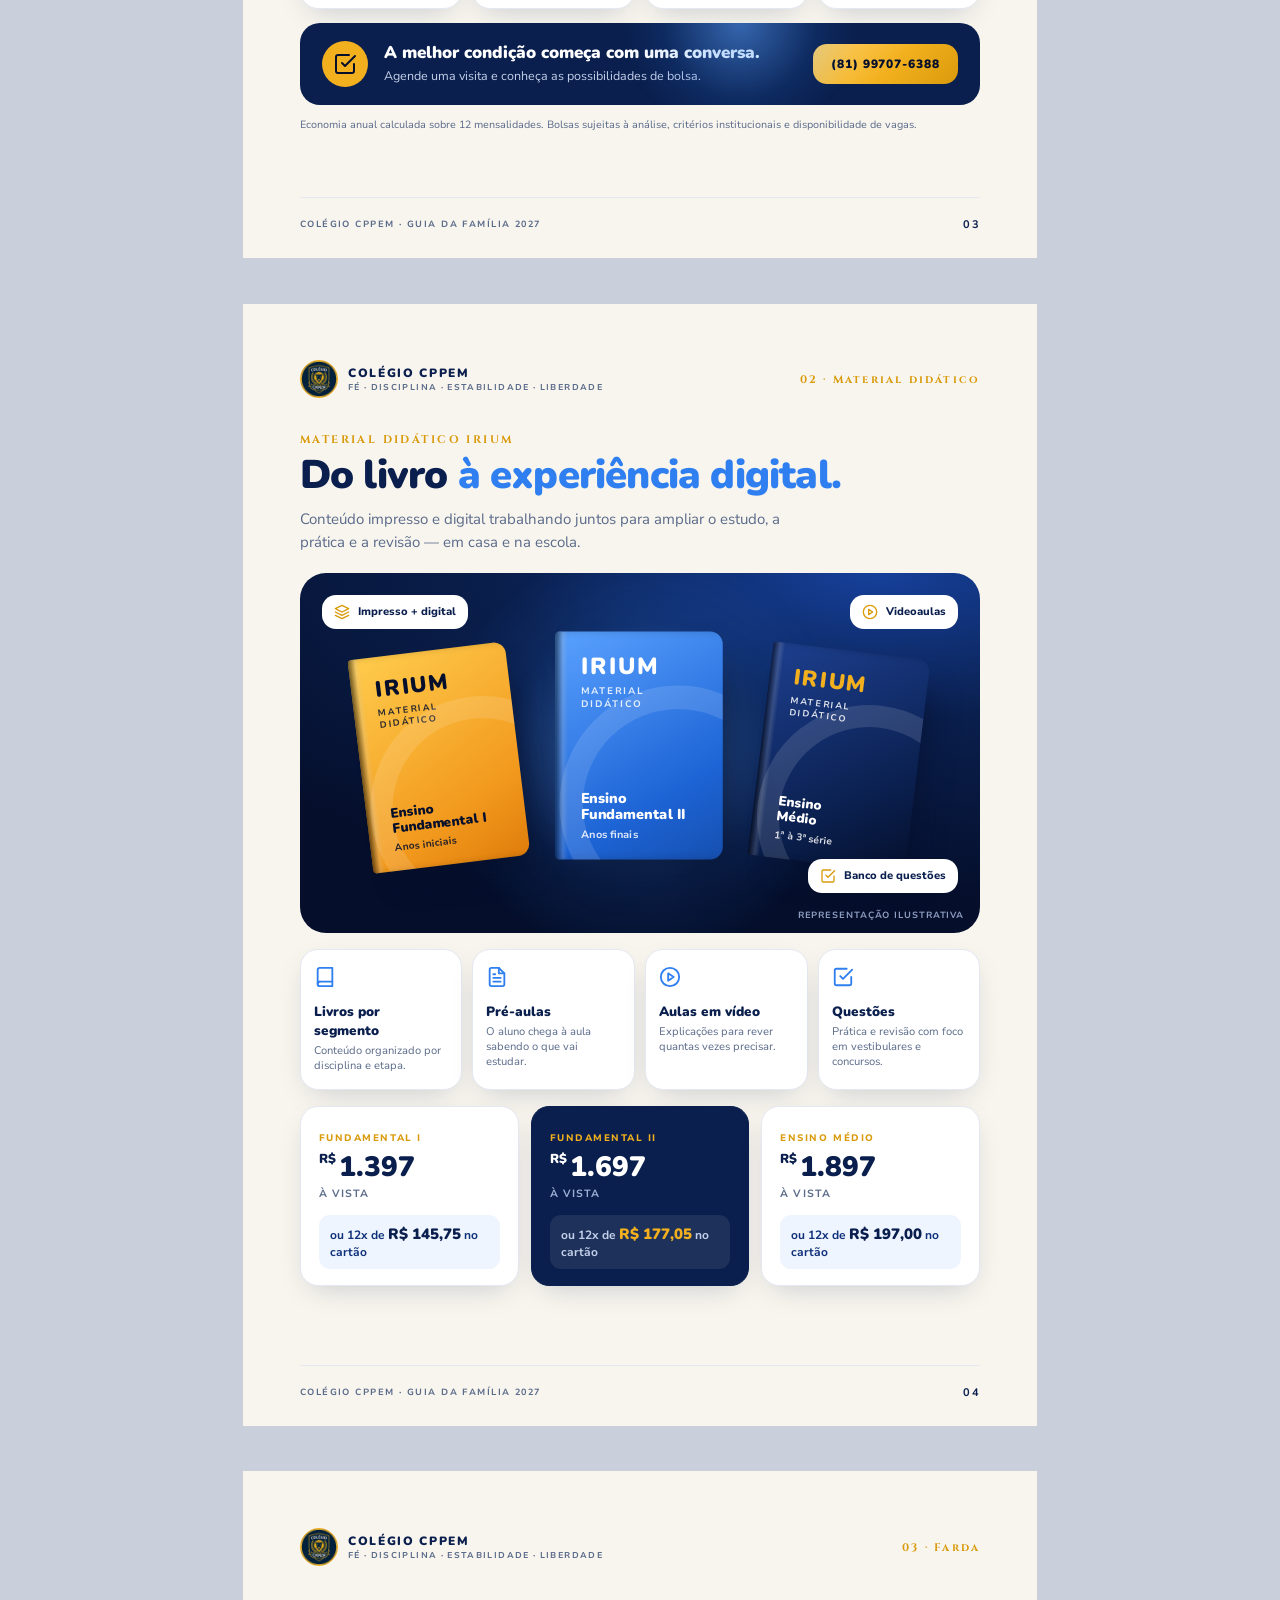
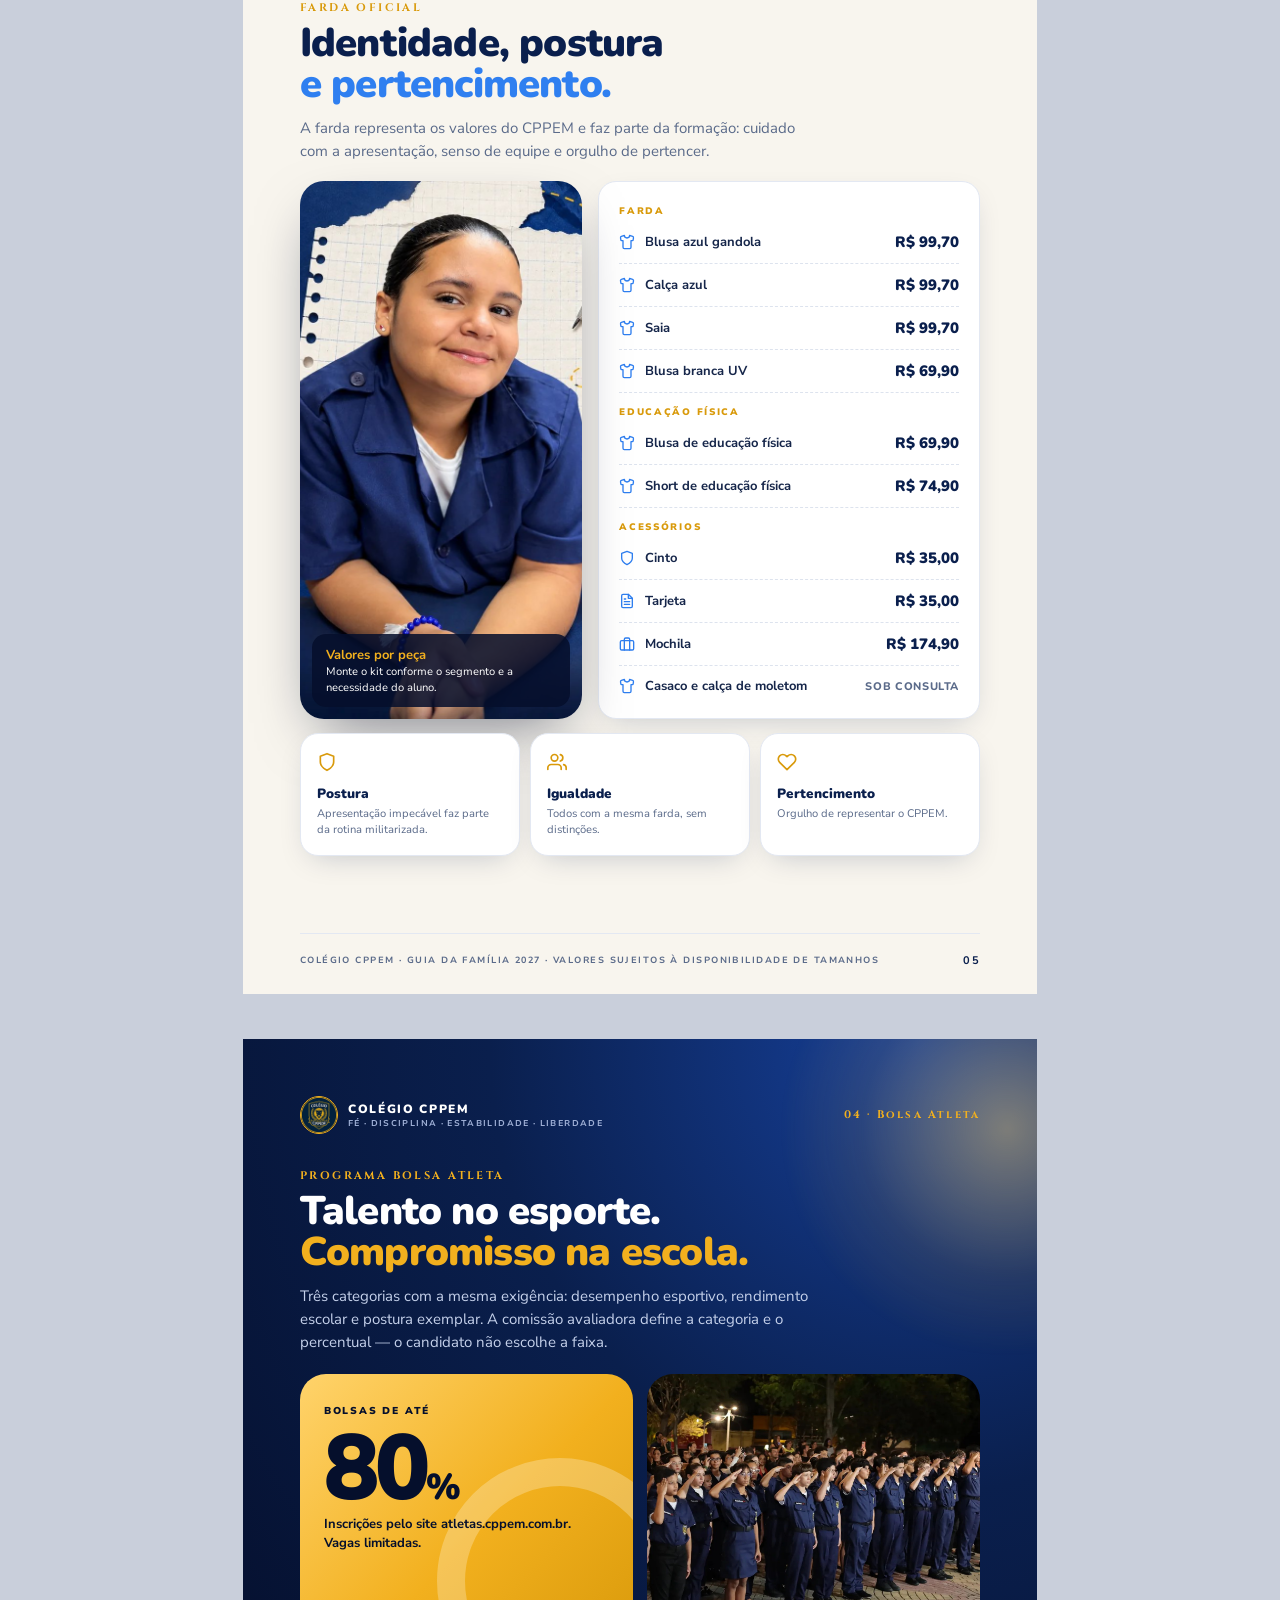
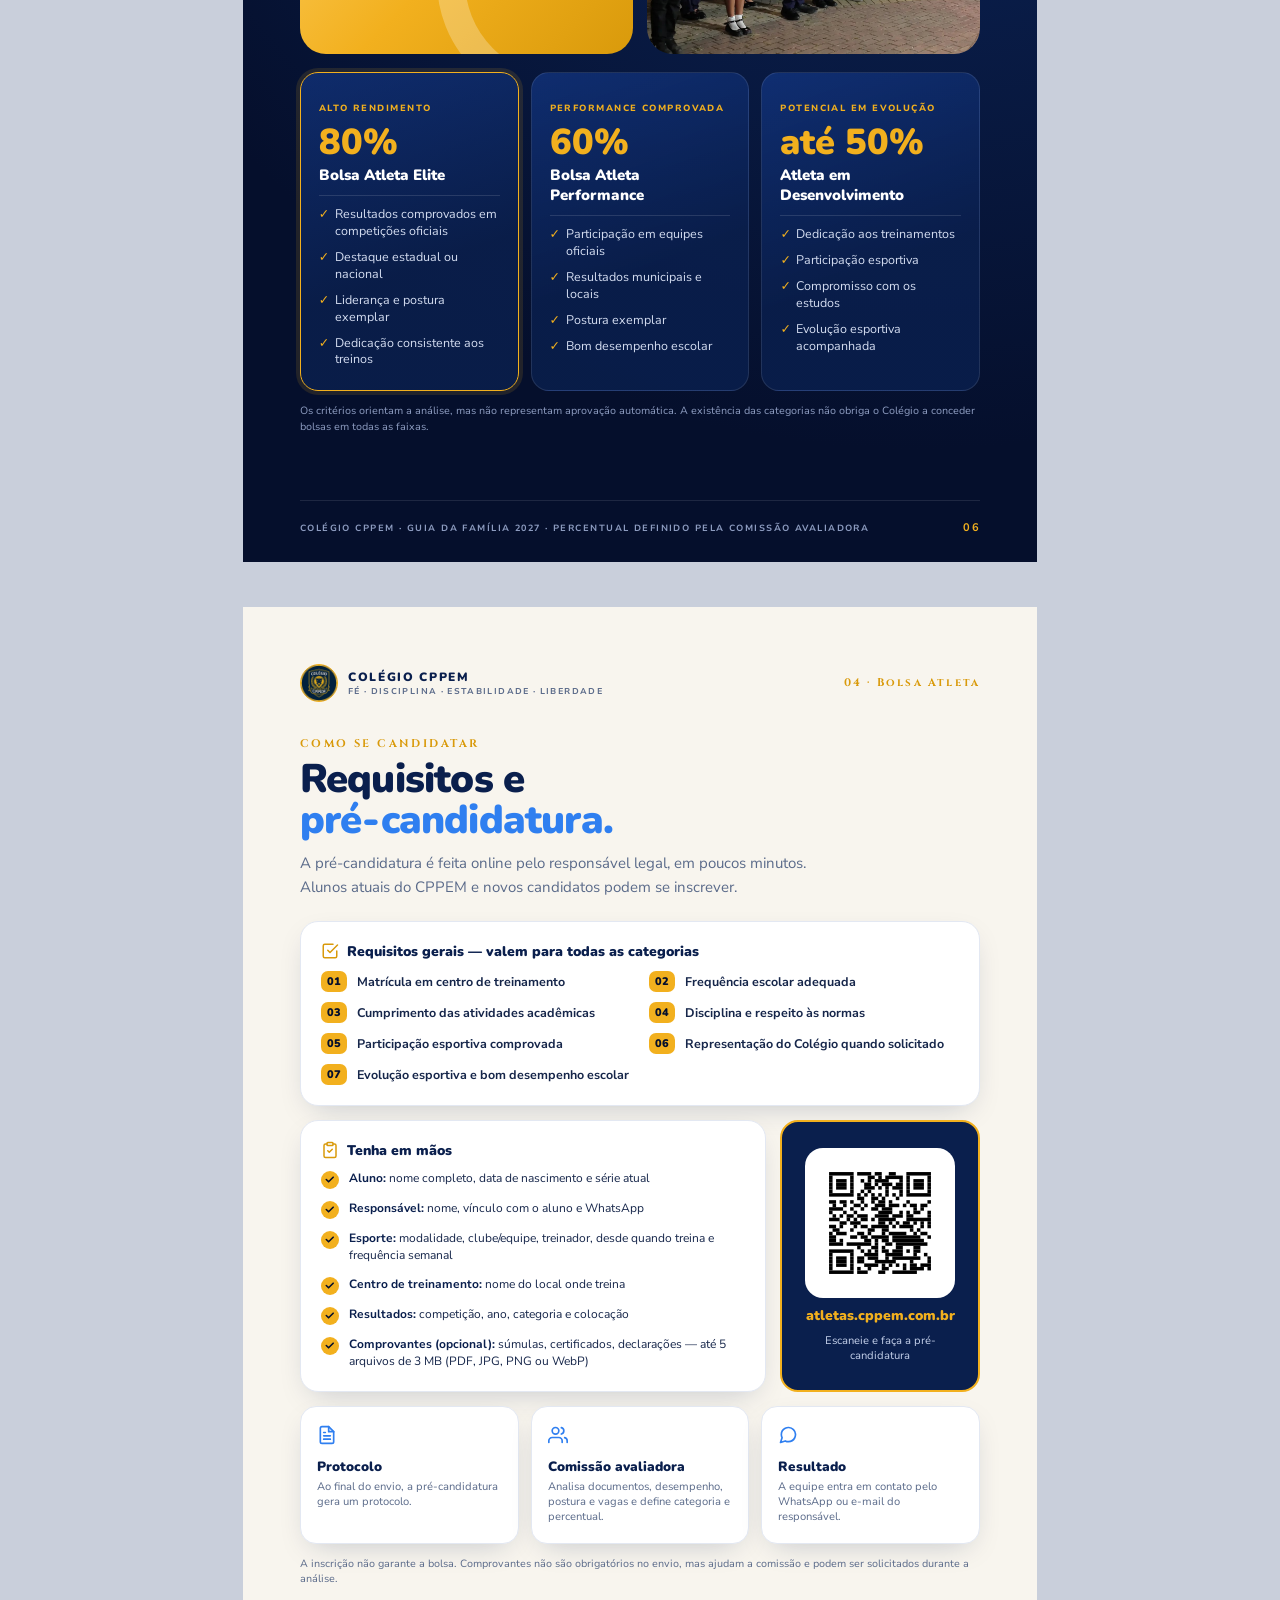
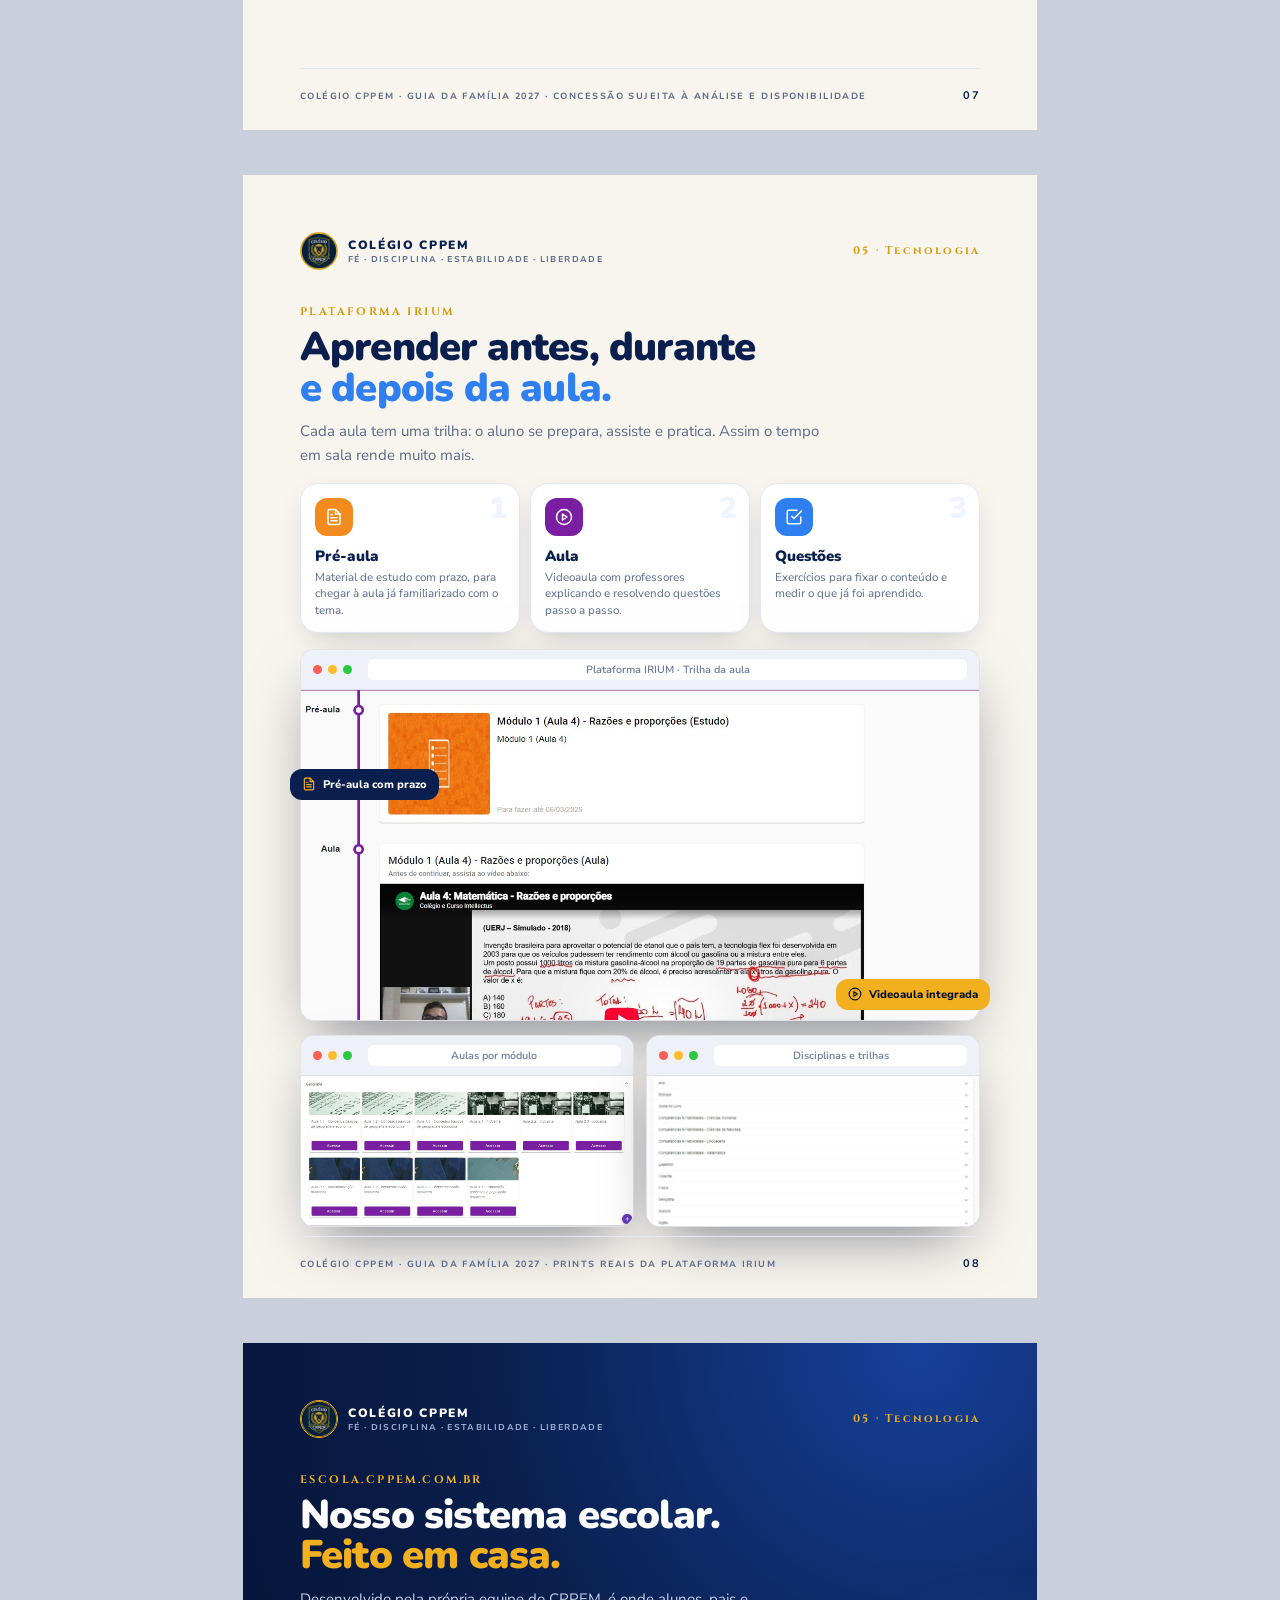
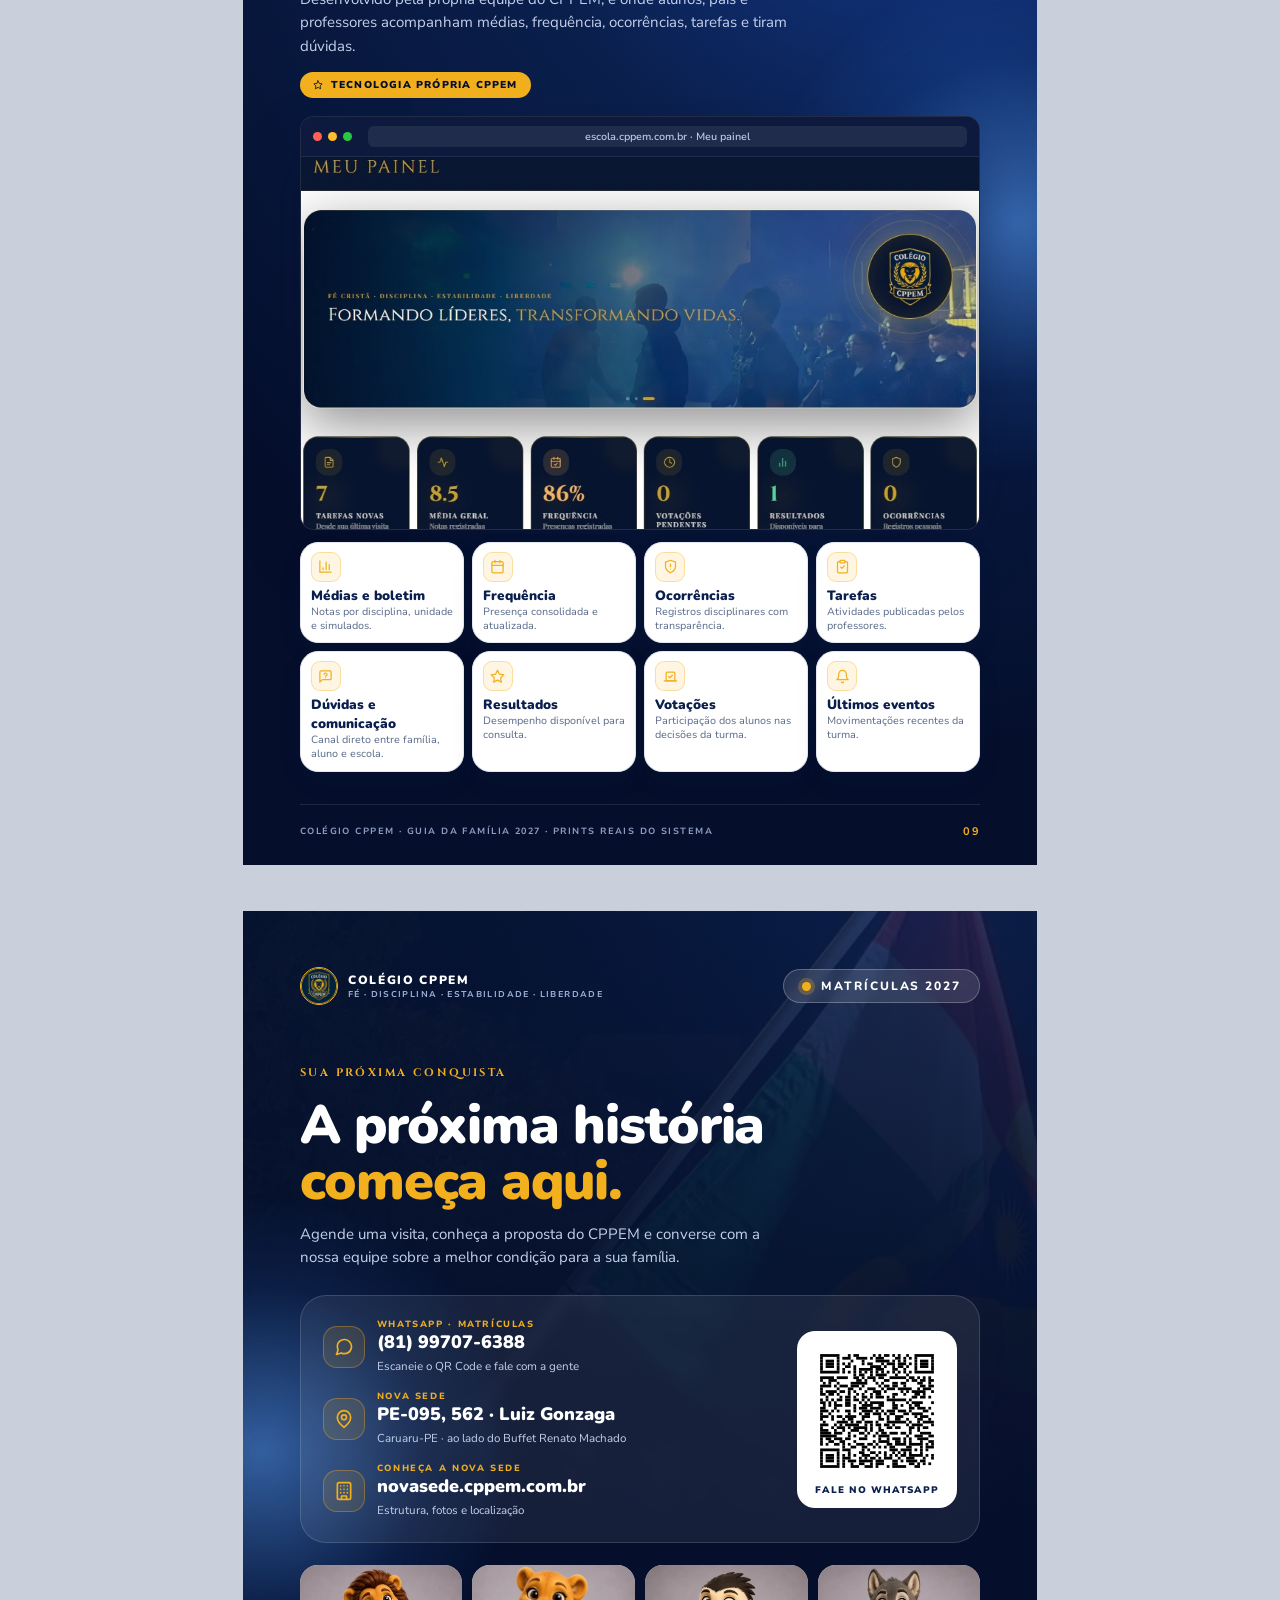
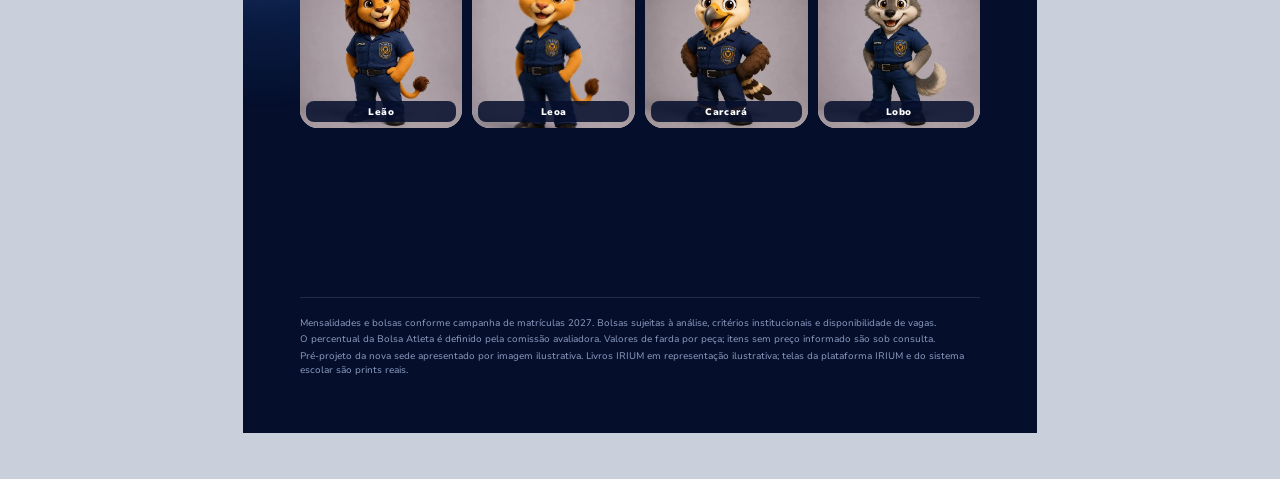
<file: guia-pdf.html>
<!doctype html>
<html lang="pt-BR">
<head>
<meta charset="utf-8">
<meta name="viewport" content="width=device-width, initial-scale=1">
<title>Guia da Família CPPEM 2027</title>
<link rel="preconnect" href="https://fonts.googleapis.com">
<link rel="preconnect" href="https://fonts.gstatic.com" crossorigin>
<link href="https://fonts.googleapis.com/css2?family=Cinzel:wght@600;700&family=Nunito:wght@600;700;800;900&family=Nunito+Sans:opsz,wght@6..12,400;6..12,600;6..12,700;6..12,800&display=swap" rel="stylesheet">
<link rel="stylesheet" href="assets/brand.css">
<style>
  @page { size: A4; margin: 0; }
  body { background: #c9cfdb; }
  .page {
    width: 210mm; height: 297mm; position: relative; overflow: hidden;
    margin: 0 auto 12mm; background: var(--cream);
    padding: 15mm 15mm 0; display: flex; flex-direction: column;
    break-after: page;
  }
  @media print { body { background: none; } .page { margin: 0; } }
  .page.dark { background: var(--gradient-night); color: var(--white); }
  .page.white { background: var(--white); }

  .page-head { display: flex; align-items: center; justify-content: space-between; margin-bottom: 9mm; position: relative; z-index: 2; }
  .brandmark { display: flex; align-items: center; gap: 10px; }
  .brandmark .crest { width: 38px; height: 38px; border-width: 1.5px; box-shadow: none; }
  .brandmark b { display: block; font-family: var(--font-display); font-weight: 900; font-size: 12px; letter-spacing: 0.14em; color: var(--navy-900); }
  .brandmark small { display: block; font-size: 8.5px; letter-spacing: 0.16em; text-transform: uppercase; color: var(--muted); font-weight: 700; }
  .dark .brandmark b { color: var(--white); }
  .dark .brandmark small { color: #9fb0d6; }
  .section-no { font-family: var(--font-serif); font-size: 11px; font-weight: 700; letter-spacing: 0.2em; color: var(--gold-600); }
  .dark .section-no { color: var(--gold); }

  .page-foot {
    margin-top: auto; padding: 5mm 0 7mm; display: flex; justify-content: space-between; align-items: center;
    font-size: 9px; font-weight: 700; letter-spacing: 0.16em; text-transform: uppercase; color: var(--muted);
    border-top: 1px solid var(--line); position: relative; z-index: 2;
  }
  .dark .page-foot { color: #8d9cc0; border-top-color: rgba(255, 255, 255, 0.1); }
  .page-foot b { color: var(--navy-900); font-family: var(--font-display); font-size: 11px; }
  .dark .page-foot b { color: var(--gold); }

  .h-block { position: relative; z-index: 2; }
  .h-block .title { font-size: 40px; margin: 8px 0 12px; }
  .h-block .lead { max-width: 520px; }

  /* ---------- 01 capa ---------- */
  .cover { padding: 0; background: var(--navy-950); color: var(--white); }
  .cover-photo { position: absolute; inset: 0; background: url("assets/img/formatura.jpg") center 30% / cover; }
  .cover-shade { position: absolute; inset: 0; background: linear-gradient(180deg, rgba(5, 15, 44, 0.55) 0%, rgba(5, 15, 44, 0.25) 28%, rgba(5, 15, 44, 0.86) 58%, #050f2c 78%); }
  .cover .orb.blue { width: 520px; height: 520px; left: -200px; top: 420px; }
  .cover .orb.gold { width: 380px; height: 380px; right: -140px; top: -120px; }
  .cover-top { position: relative; z-index: 2; display: flex; justify-content: space-between; align-items: flex-start; padding: 15mm 15mm 0; }
  .cover-top .crest { width: 112px; height: 112px; }
  .cover-body { position: relative; z-index: 2; margin-top: auto; padding: 0 15mm; }
  .cover-body .title { font-size: 60px; color: var(--white); margin: 18px 0 16px; }
  .cover-body .title em { color: var(--gold); display: block; }
  .cover-body .lead { color: #d3dcf0; font-size: 16px; max-width: 470px; }
  .cover-band { position: relative; z-index: 2; margin: 12mm 15mm 13mm; display: grid; grid-template-columns: 1.35fr 1fr 1fr; border-radius: 22px; overflow: hidden; border: 1px solid rgba(255, 255, 255, 0.14); background: rgba(10, 31, 77, 0.7); backdrop-filter: blur(8px); }
  .cover-band div { padding: 16px 18px; border-left: 1px solid rgba(255, 255, 255, 0.1); }
  .cover-band div:first-child { border-left: 0; }
  .cover-band small { display: block; font-size: 8.5px; letter-spacing: 0.18em; font-weight: 800; color: var(--gold); text-transform: uppercase; margin-bottom: 5px; }
  .cover-band b { font-family: var(--font-display); font-size: 14px; font-weight: 800; line-height: 1.25; display: block; }
  .cover-band b strong { color: var(--gold); font-size: 22px; font-weight: 900; }

  /* ---------- 02 quem somos ---------- */
  .stats { display: grid; grid-template-columns: repeat(4, 1fr); gap: 10px; margin: 20px 0 16px; position: relative; z-index: 2; }
  .stat { background: var(--navy-900); color: var(--white); border-radius: 16px; padding: 14px 14px 13px; position: relative; overflow: hidden; }
  .stat::after { content: ""; position: absolute; right: -30px; top: -30px; width: 90px; height: 90px; border-radius: 50%; background: radial-gradient(circle, rgba(90, 162, 255, 0.45), transparent 70%); }
  .stat b { font-family: var(--font-display); font-weight: 900; font-size: 26px; color: var(--gold); display: block; line-height: 1; }
  .stat span { font-size: 10.5px; font-weight: 700; color: #c4d0ea; display: block; margin-top: 6px; line-height: 1.3; }
  /* ---------- 03 pilares ---------- */
  .pillars { display: grid; grid-template-columns: 1fr 1fr; gap: 14px; margin-top: 20px; position: relative; z-index: 2; }
  .pillar { padding: 22px 20px 20px; position: relative; overflow: hidden; }
  .pillar .top { display: flex; justify-content: space-between; align-items: center; }
  .pillar .big-no { font-family: var(--font-display); font-weight: 900; font-size: 54px; line-height: 0.8; color: var(--blue-50); }
  .pillar h3 { font-family: var(--font-display); font-weight: 900; font-size: 22px; color: var(--navy-900); margin: 14px 0 6px; }
  .pillar > p { font-size: 14px; line-height: 1.5; color: var(--muted); margin-bottom: 14px; }

  .campus-link { margin-top: 16px; display: grid; grid-template-columns: 210px 1fr; border-radius: var(--radius); overflow: hidden; background: var(--navy-900); color: var(--white); text-decoration: none; position: relative; z-index: 2; border: 2px solid var(--gold); }
  .campus-link img { width: 100%; height: 100%; object-fit: cover; }
  .campus-link div { padding: 16px 20px; }
  .campus-link small { display: block; font-size: 9px; letter-spacing: 0.18em; font-weight: 800; color: var(--gold); text-transform: uppercase; }
  .campus-link b { display: block; font-family: var(--font-display); font-weight: 900; font-size: 17px; margin: 4px 0; }
  .campus-link span { font-size: 12px; color: #c4d0ea; }
  .campus-link strong { color: var(--gold); }
  .steps-title { font-family: var(--font-display); font-weight: 900; font-size: 18px; color: var(--navy-900); margin-top: 20px; position: relative; z-index: 2; }
  .shot-pair { display: grid; grid-template-columns: 1fr 1fr; gap: 12px; margin-top: 14px; position: relative; z-index: 2; }
  .shot-pair .browser img { height: 150px; object-fit: cover; object-position: top; }
  .features-grid { display: grid; grid-template-columns: repeat(4, 1fr); gap: 8px; margin-top: 12px; position: relative; z-index: 2; }
  .features-grid .feature { flex-direction: column; align-items: flex-start; gap: 4px; padding: 9px 10px; }
  .features-grid .feature .icon-badge { width: 30px; height: 30px; font-size: 15px; border-radius: 9px; }
  .features-grid .feature p { font-size: 10.5px; }
  .contact-line a { color: inherit; text-decoration: none; }
  .campus-link span strong { white-space: nowrap; }

  /* ---------- 08 livros ---------- */
  .books-stage { margin-top: 18px; border-radius: 26px; background: var(--gradient-night); height: 360px; position: relative; overflow: hidden; display: flex; align-items: center; justify-content: center; z-index: 2; }
  .books-stage .orb.blue { width: 420px; height: 420px; left: 50%; top: 50%; transform: translate(-50%, -50%); }
  .books-fan { position: relative; width: 560px; height: 240px; margin-top: 10px; }
  .books-fan .book { position: absolute; top: 12px; }
  .books-fan .book:nth-child(1) { left: 0; transform: rotate(-7deg); }
  .books-fan .book:nth-child(2) { left: 200px; top: 0; transform: scale(1.06); z-index: 2; }
  .books-fan .book:nth-child(3) { left: 400px; transform: rotate(7deg); }
  .books-stage .illus { position: absolute; right: 16px; bottom: 12px; font-size: 9px; color: #8d9cc0; letter-spacing: 0.1em; text-transform: uppercase; font-weight: 700; }
  .books-stage .floating { position: absolute; background: var(--white); color: var(--navy-900); border-radius: 14px; padding: 9px 12px; font-size: 11px; font-weight: 800; display: flex; gap: 8px; align-items: center; box-shadow: var(--shadow-float); }
  .books-stage .floating .icon { color: var(--gold-600); font-size: 16px; }
  .books-includes { display: grid; grid-template-columns: repeat(4, 1fr); gap: 10px; margin: 16px 0; position: relative; z-index: 2; }
  .books-includes .card { padding: 16px 13px; }
  .books-includes .icon { font-size: 22px; color: var(--blue-500); }
  .books-includes b { display: block; font-family: var(--font-display); font-size: 13.5px; font-weight: 900; color: var(--navy-900); margin: 8px 0 3px; }
  .books-includes p { font-size: 11px; color: var(--muted); line-height: 1.4; }
  .book-prices { display: grid; grid-template-columns: repeat(3, 1fr); gap: 12px; position: relative; z-index: 2; }
  .book-price { padding: 18px 18px 16px; position: relative; overflow: hidden; }
  .book-price small { font-size: 9.5px; font-weight: 800; letter-spacing: 0.16em; text-transform: uppercase; color: var(--gold-600); }
  .book-price .cash { font-family: var(--font-display); font-weight: 900; font-size: 28px; color: var(--navy-900); margin: 6px 0 0; line-height: 1; }
  .book-price .cash sup { font-size: 13px; vertical-align: top; margin-right: 3px; }
  .book-price .cond { font-size: 10.5px; font-weight: 700; color: var(--muted); text-transform: uppercase; letter-spacing: 0.1em; }
  .book-price .inst { margin-top: 12px; padding: 9px 11px; border-radius: 11px; background: var(--blue-50); font-size: 12px; color: var(--navy-800); font-weight: 700; }
  .book-price .inst b { font-family: var(--font-display); font-size: 15px; font-weight: 900; color: var(--navy-900); }
  .book-price.mid { background: var(--navy-900); border-color: var(--navy-900); }
  .book-price.mid .cash { color: var(--white); }
  .book-price.mid .cond { color: #9fb0d6; }
  .book-price.mid small { color: var(--gold); }
  .book-price.mid .inst { background: rgba(255, 255, 255, 0.08); color: #c4d0ea; }
  .book-price.mid .inst b { color: var(--gold); }

  /* ---------- 09/10 plataforma IRIUM ---------- */
  .journey { display: grid; grid-template-columns: repeat(3, 1fr); gap: 10px; margin: 16px 0 16px; position: relative; z-index: 2; }
  .journey .card { padding: 14px 14px 13px; position: relative; }
  .journey .num { position: absolute; right: 12px; top: 10px; font-family: var(--font-display); font-weight: 900; font-size: 30px; color: var(--blue-50); line-height: 1; }
  .journey .icon-badge { width: 38px; height: 38px; font-size: 18px; border-radius: 12px; }
  .journey .card:nth-child(1) .icon-badge { background: #f28a1e; color: var(--white); }
  .journey .card:nth-child(2) .icon-badge { background: #7b1fa2; color: var(--white); }
  .journey .card:nth-child(3) .icon-badge { background: var(--blue-500); color: var(--white); }
  .journey b { display: block; font-family: var(--font-display); font-weight: 900; font-size: 15px; color: var(--navy-900); margin: 10px 0 3px; }
  .journey p { font-size: 11.5px; line-height: 1.45; color: var(--muted); }
  .shot-main { position: relative; z-index: 2; }
  .shot-main .browser img { height: 330px; object-fit: cover; object-position: top; }
  .callout { position: absolute; background: var(--navy-900); color: var(--white); border-radius: 12px; padding: 8px 12px; font-size: 11px; font-weight: 800; box-shadow: var(--shadow-float); display: flex; gap: 7px; align-items: center; z-index: 3; }
  .callout .icon { color: var(--gold); font-size: 14px; }
  .callout.gold { background: var(--gold); color: var(--navy-950); }
  .callout.gold .icon { color: var(--navy-950); }

  /* ---------- 11/12 sistema escolar ---------- */
  .made-here { display: inline-flex; align-items: center; gap: 8px; background: var(--gold); color: var(--navy-950); padding: 6px 13px; border-radius: 999px; font-size: 10px; font-weight: 900; letter-spacing: 0.12em; text-transform: uppercase; margin-top: 14px; }
  .system-shot { margin-top: 18px; position: relative; z-index: 2; }
  .system-shot .browser img { height: 372px; object-fit: cover; object-position: top; }
  .features { display: grid; gap: 8px; }
  .feature { display: flex; gap: 11px; align-items: center; padding: 10px 12px; }
  .feature .icon-badge { width: 36px; height: 36px; font-size: 17px; border-radius: 11px; }
  .feature b { display: block; font-family: var(--font-display); font-size: 13.5px; font-weight: 900; color: var(--navy-900); }
  .feature p { font-size: 11px; color: var(--muted); line-height: 1.35; }

  /* ---------- 13 mensalidades ---------- */
  .prices { display: grid; grid-template-columns: repeat(3, 1fr); gap: 12px; margin-top: 20px; position: relative; z-index: 2; }
  .savings { display: flex; flex-direction: column; padding: 0 18px 18px; font-size: 10.5px; color: var(--muted); font-weight: 700; }
  .savings b { font-family: var(--font-display); font-size: 15px; font-weight: 900; }
  .prices .price-row { padding: 12px 11px; }
  .prices .price-row span { font-size: 10.5px; letter-spacing: 0.04em; }
  .prices .price-row b { font-size: 15.5px; }
  .prices .price-row.best b { font-size: 17px; }
  .prices .price-head { padding: 24px 18px 14px; }
  .prices .price-normal { padding: 11px 18px; }
  .savings b { color: #0f9d6b; }
  .cta-strip { margin-top: 14px; background: var(--navy-900); border-radius: 20px; padding: 18px 22px; display: flex; align-items: center; gap: 16px; color: var(--white); position: relative; overflow: hidden; z-index: 2; }
  .cta-strip .check { width: 46px; height: 46px; border-radius: 50%; background: var(--gold); color: var(--navy-950); display: grid; place-items: center; font-size: 24px; flex-shrink: 0; }
  .cta-strip b { font-family: var(--font-display); font-size: 17px; font-weight: 900; display: block; }
  .cta-strip span { font-size: 12.5px; color: #c4d0ea; }
  .cta-strip .btn { margin-left: auto; background: var(--gradient-gold); color: var(--navy-950); padding: 12px 18px; border-radius: 14px; font-family: var(--font-display); font-weight: 900; font-size: 12px; letter-spacing: 0.08em; text-transform: uppercase; white-space: nowrap; }

  /* ---------- bolsa atleta: destaque 80% ---------- */
  .athlete-hero { margin-top: 20px; height: 280px; display: grid; grid-template-columns: 1fr 1fr; gap: 14px; position: relative; z-index: 2; }
  .athlete-max { background: var(--gradient-gold); color: var(--navy-950); border-radius: 26px; padding: 24px; position: relative; overflow: hidden; }
  .athlete-max::after { content: ""; position: absolute; right: -50px; bottom: -50px; width: 190px; height: 190px; border-radius: 50%; border: 28px solid rgba(255, 255, 255, 0.25); }
  .athlete-max small { font-size: 10px; letter-spacing: 0.18em; font-weight: 900; text-transform: uppercase; }
  .athlete-max .huge { font-family: var(--font-display); font-weight: 900; font-size: 92px; line-height: 0.9; letter-spacing: -0.04em; margin: 8px 0 4px; }
  .athlete-max .huge span { font-size: 36px; letter-spacing: 0; }
  .athlete-max p { font-size: 13px; line-height: 1.45; font-weight: 700; max-width: 260px; position: relative; z-index: 1; }
  .athlete-photo { border-radius: 26px; overflow: hidden; position: relative; }
  .athlete-photo img { width: 100%; height: 100%; object-fit: cover; }
  /* ---------- 14/15 bolsa atleta: categorias e inscrição ---------- */
  .tier-cards { display: grid; grid-template-columns: repeat(3, 1fr); gap: 12px; margin-top: 18px; position: relative; z-index: 2; }
  .tier-card { padding: 22px 18px; border-radius: var(--radius); background: linear-gradient(160deg, rgba(22, 64, 154, 0.55), rgba(10, 31, 77, 0.85) 60%); border: 1px solid rgba(255, 255, 255, 0.1); }
  .tier-card.elite { border: 1.5px solid var(--gold); box-shadow: 0 0 0 4px rgba(242, 176, 30, 0.12); }
  .tier-kicker { font-size: 9px; letter-spacing: 0.16em; font-weight: 800; color: var(--gold); text-transform: uppercase; }
  .tier-pct { font-family: var(--font-display); font-weight: 900; font-size: 36px; color: var(--gold); line-height: 1; margin: 8px 0 4px; }
  .tier-card b { display: block; font-family: var(--font-display); font-weight: 900; font-size: 15px; margin-bottom: 10px; }
  .tier-card ul { list-style: none; display: grid; gap: 9px; border-top: 1px solid rgba(255, 255, 255, 0.12); padding-top: 10px; }
  .tier-card li { font-size: 12.5px; line-height: 1.35; color: #d3dcf0; padding-left: 16px; position: relative; }
  .tier-card li::before { content: "✓"; position: absolute; left: 0; color: var(--gold); font-weight: 900; }
  .gen-title { display: flex; align-items: center; gap: 8px; font-family: var(--font-display); font-weight: 900; font-size: 14px; color: var(--navy-900); margin-bottom: 10px; }
  .gen-title .icon { color: var(--gold-600); font-size: 18px; }
  .gen-req { margin-top: 22px; padding: 20px 20px; position: relative; z-index: 2; }
  .gen-req ol { list-style: none; counter-reset: req; display: grid; grid-template-columns: 1fr 1fr; gap: 10px 18px; }
  .gen-req li { counter-increment: req; display: flex; gap: 10px; align-items: center; font-size: 12.5px; font-weight: 700; color: var(--ink); }
  .gen-req li::before { content: counter(req, decimal-leading-zero); font-family: var(--font-display); font-weight: 900; font-size: 11px; color: var(--navy-950); background: var(--gold); border-radius: 7px; padding: 3px 6px; }
  .apply-grid { display: grid; grid-template-columns: 1fr 200px; gap: 14px; margin-top: 14px; position: relative; z-index: 2; }
  .prep { padding: 20px 20px; }
  .prep .check-list { gap: 11px; }
  .prep .check-list li { font-size: 12px; }
  .prep .check-list b { color: var(--navy-900); }
  .apply-qr { background: var(--navy-900); color: var(--white); border-radius: var(--radius); padding: 16px; display: flex; flex-direction: column; align-items: center; justify-content: center; text-align: center; gap: 8px; border: 2px solid var(--gold); }
  .apply-qr .qr { width: 150px; padding: 10px; }
  .apply-qr b { font-family: var(--font-display); font-weight: 900; font-size: 14px; color: var(--gold); }
  .apply-qr span { font-size: 11px; color: #c4d0ea; }
  .rules { display: grid; grid-template-columns: repeat(3, 1fr); gap: 12px; margin-top: 14px; position: relative; z-index: 2; }
  .rules div { background: var(--white); border: 1px solid var(--line); border-radius: 16px; padding: 18px 16px; box-shadow: var(--shadow-card); }
  .rules .icon { font-size: 20px; color: var(--blue-500); }
  .rules b { display: block; font-family: var(--font-display); font-weight: 900; font-size: 13.5px; color: var(--navy-900); margin: 6px 0 3px; }
  .rules p { font-size: 11px; color: var(--muted); line-height: 1.4; }

  /* ---------- 15 farda ---------- */
  .uniform { display: grid; grid-template-columns: 0.85fr 1.15fr; gap: 16px; margin-top: 18px; position: relative; z-index: 2; }
  .uniform-photo { border-radius: 24px; overflow: hidden; position: relative; box-shadow: var(--shadow-float); }
  .uniform-photo img { width: 100%; height: 100%; object-fit: cover; }
  .uniform-photo .note { position: absolute; left: 12px; right: 12px; bottom: 12px; background: rgba(5, 15, 44, 0.86); color: var(--white); border-radius: 14px; padding: 12px 14px; font-size: 11px; line-height: 1.4; }
  .uniform-photo .note b { color: var(--gold); display: block; font-family: var(--font-display); font-size: 13px; }
  .uniform-list { padding: 10px 20px 12px; }
  .uniform-group { font-size: 9.5px; letter-spacing: 0.18em; font-weight: 900; color: var(--gold-600); text-transform: uppercase; padding: 12px 0 4px; }
  .u-item { display: flex; align-items: center; gap: 10px; padding: 11px 0; border-bottom: 1px dashed #dde3ee; }
  .u-item:last-child { border-bottom: 0; }
  .u-item .icon { color: var(--blue-500); font-size: 16px; }
  .u-item span { font-size: 13px; font-weight: 700; color: var(--ink); }
  .u-item b { margin-left: auto; font-family: var(--font-display); font-weight: 900; font-size: 15px; color: var(--navy-900); }
  .u-item b.ask { font-size: 11px; color: var(--muted); font-weight: 800; letter-spacing: 0.06em; text-transform: uppercase; }
  .uniform-why { display: grid; grid-template-columns: repeat(3, 1fr); gap: 10px; margin-top: 14px; position: relative; z-index: 2; }
  .uniform-why .card { padding: 18px 16px; }
  .uniform-why .icon { color: var(--gold-600); font-size: 20px; }
  .uniform-why b { display: block; font-family: var(--font-display); font-weight: 900; font-size: 13.5px; color: var(--navy-900); margin: 6px 0 3px; }
  .uniform-why p { font-size: 11px; color: var(--muted); line-height: 1.4; }

  /* ---------- passos da matrícula ---------- */
  .steps { display: grid; grid-template-columns: repeat(4, 1fr); gap: 10px; margin-top: 18px; position: relative; z-index: 2; }
  .step { padding: 20px 15px; position: relative; }
  .step .number-badge { margin-bottom: 10px; }
  .step b { display: block; font-family: var(--font-display); font-weight: 900; font-size: 14px; color: var(--navy-900); margin-bottom: 4px; }
  .step p { font-size: 11px; color: var(--muted); line-height: 1.4; }
  .step:not(:last-child)::after { content: ""; position: absolute; right: -9px; top: 32px; width: 8px; height: 8px; border-top: 2px solid var(--gold); border-right: 2px solid var(--gold); transform: rotate(45deg); }
  /* ---------- 17 contracapa ---------- */
  .back { padding: 0; }
  .back-photo { position: absolute; inset: 0; background: url("assets/img/bandeiras.jpg") center / cover; opacity: 0.35; }
  .back-shade { position: absolute; inset: 0; background: linear-gradient(180deg, rgba(5, 15, 44, 0.6), #050f2c 55%); }
  .back-inner { position: relative; z-index: 2; padding: 15mm; display: flex; flex-direction: column; height: 100%; }
  .back .title { font-size: 54px; margin: 18px 0 14px; color: var(--white); }
  .back .title em { color: var(--gold); display: block; }
  .contact-card { margin-top: 26px; display: grid; grid-template-columns: 1fr 160px; gap: 18px; align-items: center; background: rgba(255, 255, 255, 0.07); border: 1px solid rgba(255, 255, 255, 0.14); border-radius: 26px; padding: 22px; backdrop-filter: blur(6px); }
  .contact-line { display: flex; gap: 12px; align-items: center; margin-bottom: 14px; }
  .contact-line:last-child { margin-bottom: 0; }
  .contact-line .icon-badge { width: 42px; height: 42px; font-size: 20px; }
  .contact-line small { display: block; font-size: 9px; letter-spacing: 0.18em; font-weight: 800; color: var(--gold); text-transform: uppercase; }
  .contact-line b { display: block; font-family: var(--font-display); font-weight: 900; font-size: 18px; }
  .contact-line span { font-size: 11.5px; color: #c4d0ea; }
  .qr { background: var(--white); border-radius: 18px; padding: 12px; text-align: center; }
  .qr img { width: 100%; }
  .qr span { display: block; font-size: 9.5px; font-weight: 900; letter-spacing: 0.1em; color: var(--navy-900); text-transform: uppercase; margin-top: 4px; }
  .mascots { display: grid; grid-template-columns: repeat(4, 1fr); gap: 10px; margin-top: 22px; }
  .mascots figure { border-radius: 18px; overflow: hidden; background: #d9d6db; aspect-ratio: 1; position: relative; }
  .mascots img { width: 100%; height: 100%; object-fit: cover; object-position: center 30%; }
  .mascots figcaption { position: absolute; left: 6px; right: 6px; bottom: 6px; background: rgba(5, 15, 44, 0.85); color: var(--white); font-size: 9.5px; font-weight: 900; text-align: center; border-radius: 8px; padding: 4px; letter-spacing: 0.06em; }
  .notices { margin-top: auto; padding-top: 18px; border-top: 1px solid rgba(255, 255, 255, 0.12); }
  .notices ul { list-style: none; display: grid; gap: 3px; }
  .notices li { font-size: 9.5px; color: #8d9cc0; line-height: 1.45; }
</style>
</head>
<body>
<script src="assets/icons.js"></script><!-- ============ 01 · CAPA ============ -->
<section class="page cover">
  <div class="cover-photo"></div>
  <div class="cover-shade"></div>
  <div class="orb gold"></div>
  <div class="orb blue"></div>
  <div class="cover-top">
    <span class="pill light">Matrículas 2027</span>
    <div class="crest"><img src="assets/img/logo.jpg" alt="Brasão do Colégio CPPEM"></div>
  </div>
  <div class="cover-body on-dark">
    <p class="eyebrow">Guia da Família · Colégio CPPEM</p>
    <h1 class="title">Formando líderes, <em>transformando vidas.</em></h1>
    <div class="gold-rule" style="margin-bottom:16px"></div>
    <p class="lead">Fé, disciplina, excelência acadêmica e tecnologia em uma nova sede preparada para o futuro do seu filho — do 1º ano do Fundamental ao 3º ano do Ensino Médio.</p>
  </div>
  <div class="cover-band">
    <div><small>Nova sede · Zona Norte</small><b>Rodovia PE-095, 562<br>Luiz Gonzaga · Caruaru-PE</b></div>
    <div><small>Programa Bolsa Atleta</small><b>Bolsas de até <strong>80%</strong></b></div>
    <div><small>Mensalidades 2027</small><b>Bolsas de até <strong>40%</strong></b></div>
  </div>
</section>

<!-- ============ 02 · QUEM SOMOS ============ -->
<section class="page">
  <header class="page-head">
    <div class="brandmark"><div class="crest"><img src="assets/img/logo.jpg" alt=""></div><div><b>COLÉGIO CPPEM</b><small>Fé · Disciplina · Estabilidade · Liberdade</small></div></div>
    <span class="section-no">Quem somos</span>
  </header>
  <div class="h-block">
    <p class="eyebrow">Colégio CPPEM</p>
    <h2 class="title">Fé, disciplina e<br><em>excelência acadêmica.</em></h2>
    <p class="lead">Escola cristã, militarizada e preparatória em Caruaru-PE, do 1º ano do Ensino Fundamental ao 3º ano do Ensino Médio.</p>
  </div>
  <div class="stats">
    <div class="stat"><b>até 40%</b><span>de bolsa nas mensalidades 2027</span></div>
    <div class="stat"><b>até 80%</b><span>no Programa Bolsa Atleta</span></div>
    <div class="stat"><b>IRIUM</b><span>material e plataforma integrados</span></div>
    <div class="stat"><b>Salas</b><span>amplas e climatizadas</span></div>
  </div>
  <div class="pillars">
    <article class="card pillar"><div class="top"><div class="icon-badge"><svg class="icon"><use href="#i-cross"/></svg></div><span class="big-no">01</span></div><h3>Fé Cristã</h3><p>Princípios bíblicos, caráter, propósito e respeito vivenciados no cotidiano escolar.</p></article>
    <article class="card pillar"><div class="top"><div class="icon-badge"><svg class="icon"><use href="#i-shield"/></svg></div><span class="big-no">02</span></div><h3>Disciplina</h3><p>Rotina, hierarquia, responsabilidade e constância para transformar objetivos em resultados.</p></article>
    <article class="card pillar"><div class="top"><div class="icon-badge"><svg class="icon"><use href="#i-landmark"/></svg></div><span class="big-no">03</span></div><h3>Estabilidade</h3><p>Preparação acadêmica e para concursos desde a base, ampliando caminhos profissionais seguros.</p></article>
    <article class="card pillar"><div class="top"><div class="icon-badge"><svg class="icon"><use href="#i-trending"/></svg></div><span class="big-no">04</span></div><h3>Liberdade</h3><p>Empreendedorismo e educação financeira para gerir recursos, criar valor e escolher caminhos.</p></article>
  </div>
  <a class="campus-link" href="https://novasede.cppem.com.br">
    <img src="assets/img/fachada.jpg" alt="Fachada da nova sede do Colégio CPPEM">
    <div><small>Nova sede · Zona Norte · PE-095, 562</small><b>Salas amplas e climatizadas, quadras e biblioteca.</b><span>Conheça a estrutura completa em <strong>novasede.cppem.com.br</strong></span></div>
  </a>
  <footer class="page-foot"><span>Colégio CPPEM · Guia da Família 2027</span><b>02</b></footer>
</section>

<!-- ============ 13 · MENSALIDADES ============ -->
<section class="page">
  <header class="page-head">
    <div class="brandmark"><div class="crest"><img src="assets/img/logo.jpg" alt=""></div><div><b>COLÉGIO CPPEM</b><small>Fé · Disciplina · Estabilidade · Liberdade</small></div></div>
    <span class="section-no">01 · Mensalidades</span>
  </header>
  <div class="h-block">
    <p class="eyebrow">Mensalidades 2027</p>
    <h2 class="title">Condições para <em>cada família.</em></h2>
    <p class="lead">Valores mensais com bolsas previstas de 20%, 30% ou 40%, conforme análise.</p>
  </div>
  <div class="prices">
    <div class="price-card">
      <div class="price-head"><h3>Fundamental I</h3><p>1º ao 5º ano</p></div>
      <div class="price-normal">NORMAL <b>R$ 1.297,00</b></div>
      <div class="price-rows">
        <div class="price-row"><span>BOLSA 20%</span><b>R$ 1.037,60</b></div>
        <div class="price-row"><span>BOLSA 30%</span><b>R$ 907,90</b></div>
        <div class="price-row best"><span>BOLSA 40%</span><b>R$ 778,20</b></div>
      </div>
      <div class="savings">Economia anual com 40%<b>R$ 6.225,60</b></div>
    </div>
    <div class="price-card">
      <div class="price-head"><h3>Fundamental II</h3><p>6º ao 8º ano</p></div>
      <div class="price-normal">NORMAL <b>R$ 1.497,00</b></div>
      <div class="price-rows">
        <div class="price-row"><span>BOLSA 20%</span><b>R$ 1.197,60</b></div>
        <div class="price-row"><span>BOLSA 30%</span><b>R$ 1.047,90</b></div>
        <div class="price-row best"><span>BOLSA 40%</span><b>R$ 898,20</b></div>
      </div>
      <div class="savings">Economia anual com 40%<b>R$ 7.185,60</b></div>
    </div>
    <div class="price-card">
      <div class="price-head"><h3>9º ano + Médio</h3><p>9º ano à 3ª série</p></div>
      <div class="price-normal">NORMAL <b>R$ 1.597,00</b></div>
      <div class="price-rows">
        <div class="price-row"><span>BOLSA 20%</span><b>R$ 1.277,60</b></div>
        <div class="price-row"><span>BOLSA 30%</span><b>R$ 1.117,90</b></div>
        <div class="price-row best"><span>BOLSA 40%</span><b>R$ 958,20</b></div>
      </div>
      <div class="savings">Economia anual com 40%<b>R$ 7.665,60</b></div>
    </div>
  </div>
  <p class="steps-title">Como garantir a vaga</p>
  <div class="steps">
    <div class="card step"><div class="number-badge">1</div><b>Fale conosco</b><p>Chame no WhatsApp e tire suas primeiras dúvidas.</p></div>
    <div class="card step"><div class="number-badge">2</div><b>Visite o CPPEM</b><p>Conheça a proposta, a equipe e a nova sede.</p></div>
    <div class="card step"><div class="number-badge">3</div><b>Converse sobre bolsas</b><p>Analisamos juntos a melhor condição para sua família.</p></div>
    <div class="card step"><div class="number-badge">4</div><b>Matrícula 2027</b><p>Reserve a vaga, o material IRIUM e a farda.</p></div>
  </div>
  <div class="cta-strip">
    <div class="orb blue" style="width:240px;height:240px;right:120px;top:-120px"></div>
    <div class="check"><svg class="icon"><use href="#i-check-square"/></svg></div>
    <div><b>A melhor condição começa com uma conversa.</b><span>Agende uma visita e conheça as possibilidades de bolsa.</span></div>
    <span class="btn">(81) 99707-6388</span>
  </div>
  <p class="fine-print" style="margin-top:12px;position:relative;z-index:2">Economia anual calculada sobre 12 mensalidades. Bolsas sujeitas à análise, critérios institucionais e disponibilidade de vagas.</p>
  <footer class="page-foot"><span>Colégio CPPEM · Guia da Família 2027</span><b>03</b></footer>
</section>

<!-- ============ 08 · LIVROS IRIUM ============ -->
<section class="page">
  <header class="page-head">
    <div class="brandmark"><div class="crest"><img src="assets/img/logo.jpg" alt=""></div><div><b>COLÉGIO CPPEM</b><small>Fé · Disciplina · Estabilidade · Liberdade</small></div></div>
    <span class="section-no">02 · Material didático</span>
  </header>
  <div class="h-block">
    <p class="eyebrow">Material didático IRIUM</p>
    <h2 class="title">Do livro <em>à experiência digital.</em></h2>
    <p class="lead">Conteúdo impresso e digital trabalhando juntos para ampliar o estudo, a prática e a revisão — em casa e na escola.</p>
  </div>
  <div class="books-stage">
    <div class="orb blue"></div>
    <div class="books-fan">
      <div class="book f1"><span class="brand">IRIUM</span><span class="kind">Material didático</span><span class="seg">Ensino<br>Fundamental I</span><span class="vol">Anos iniciais</span></div>
      <div class="book f2"><span class="brand">IRIUM</span><span class="kind">Material didático</span><span class="seg">Ensino<br>Fundamental II</span><span class="vol">Anos finais</span></div>
      <div class="book em"><span class="brand">IRIUM</span><span class="kind">Material didático</span><span class="seg">Ensino<br>Médio</span><span class="vol">1ª à 3ª série</span></div>
    </div>
    <div class="floating" style="left:22px;top:22px"><svg class="icon"><use href="#i-layers"/></svg>Impresso + digital</div>
    <div class="floating" style="right:22px;top:22px"><svg class="icon"><use href="#i-play"/></svg>Videoaulas</div>
    <div class="floating" style="right:22px;bottom:40px"><svg class="icon"><use href="#i-check-square"/></svg>Banco de questões</div>
    <span class="illus">Representação ilustrativa</span>
  </div>
  <div class="books-includes">
    <div class="card"><svg class="icon"><use href="#i-book"/></svg><b>Livros por segmento</b><p>Conteúdo organizado por disciplina e etapa.</p></div>
    <div class="card"><svg class="icon"><use href="#i-file"/></svg><b>Pré-aulas</b><p>O aluno chega à aula sabendo o que vai estudar.</p></div>
    <div class="card"><svg class="icon"><use href="#i-play"/></svg><b>Aulas em vídeo</b><p>Explicações para rever quantas vezes precisar.</p></div>
    <div class="card"><svg class="icon"><use href="#i-check-square"/></svg><b>Questões</b><p>Prática e revisão com foco em vestibulares e concursos.</p></div>
  </div>
  <div class="book-prices">
    <div class="card book-price"><small>Fundamental I</small><p class="cash"><sup>R$</sup>1.397</p><span class="cond">à vista</span><div class="inst">ou 12x de <b>R$ 145,75</b> no cartão</div></div>
    <div class="card book-price mid"><small>Fundamental II</small><p class="cash"><sup>R$</sup>1.697</p><span class="cond">à vista</span><div class="inst">ou 12x de <b>R$ 177,05</b> no cartão</div></div>
    <div class="card book-price"><small>Ensino Médio</small><p class="cash"><sup>R$</sup>1.897</p><span class="cond">à vista</span><div class="inst">ou 12x de <b>R$ 197,00</b> no cartão</div></div>
  </div>
  <footer class="page-foot"><span>Colégio CPPEM · Guia da Família 2027</span><b>04</b></footer>
</section>

<!-- ============ 16 · FARDA ============ -->
<section class="page">
  <header class="page-head">
    <div class="brandmark"><div class="crest"><img src="assets/img/logo.jpg" alt=""></div><div><b>COLÉGIO CPPEM</b><small>Fé · Disciplina · Estabilidade · Liberdade</small></div></div>
    <span class="section-no">03 · Farda</span>
  </header>
  <div class="h-block">
    <p class="eyebrow">Farda oficial</p>
    <h2 class="title">Identidade, postura<br><em>e pertencimento.</em></h2>
    <p class="lead">A farda representa os valores do CPPEM e faz parte da formação: cuidado com a apresentação, senso de equipe e orgulho de pertencer.</p>
  </div>
  <div class="uniform">
    <div class="uniform-photo">
      <img src="assets/img/aluna-fund2.jpg" alt="Aluna do CPPEM usando a farda oficial">
      <div class="note"><b>Valores por peça</b>Monte o kit conforme o segmento e a necessidade do aluno.</div>
    </div>
    <div class="card uniform-list">
      <p class="uniform-group">Farda</p>
      <div class="u-item"><svg class="icon"><use href="#i-shirt"/></svg><span>Blusa azul gandola</span><b>R$ 99,70</b></div>
      <div class="u-item"><svg class="icon"><use href="#i-shirt"/></svg><span>Calça azul</span><b>R$ 99,70</b></div>
      <div class="u-item"><svg class="icon"><use href="#i-shirt"/></svg><span>Saia</span><b>R$ 99,70</b></div>
      <div class="u-item"><svg class="icon"><use href="#i-shirt"/></svg><span>Blusa branca UV</span><b>R$ 69,90</b></div>
      <p class="uniform-group">Educação física</p>
      <div class="u-item"><svg class="icon"><use href="#i-shirt"/></svg><span>Blusa de educação física</span><b>R$ 69,90</b></div>
      <div class="u-item"><svg class="icon"><use href="#i-shirt"/></svg><span>Short de educação física</span><b>R$ 74,90</b></div>
      <p class="uniform-group">Acessórios</p>
      <div class="u-item"><svg class="icon"><use href="#i-shield"/></svg><span>Cinto</span><b>R$ 35,00</b></div>
      <div class="u-item"><svg class="icon"><use href="#i-file"/></svg><span>Tarjeta</span><b>R$ 35,00</b></div>
      <div class="u-item"><svg class="icon"><use href="#i-briefcase"/></svg><span>Mochila</span><b>R$ 174,90</b></div>
      <div class="u-item"><svg class="icon"><use href="#i-shirt"/></svg><span>Casaco e calça de moletom</span><b class="ask">Sob consulta</b></div>
    </div>
  </div>
  <div class="uniform-why">
    <div class="card"><svg class="icon"><use href="#i-shield"/></svg><b>Postura</b><p>Apresentação impecável faz parte da rotina militarizada.</p></div>
    <div class="card"><svg class="icon"><use href="#i-users"/></svg><b>Igualdade</b><p>Todos com a mesma farda, sem distinções.</p></div>
    <div class="card"><svg class="icon"><use href="#i-heart"/></svg><b>Pertencimento</b><p>Orgulho de representar o CPPEM.</p></div>
  </div>
  <footer class="page-foot"><span>Colégio CPPEM · Guia da Família 2027 · Valores sujeitos à disponibilidade de tamanhos</span><b>05</b></footer>
</section>

<!-- ============ 14 · BOLSA ATLETA: CATEGORIAS ============ -->
<section class="page dark on-dark">
  <div class="orb gold" style="width:460px;height:460px;right:-200px;top:-140px"></div>
  <header class="page-head">
    <div class="brandmark"><div class="crest"><img src="assets/img/logo.jpg" alt=""></div><div><b>COLÉGIO CPPEM</b><small>Fé · Disciplina · Estabilidade · Liberdade</small></div></div>
    <span class="section-no">04 · Bolsa Atleta</span>
  </header>
  <div class="h-block">
    <p class="eyebrow">Programa Bolsa Atleta</p>
    <h2 class="title">Talento no esporte.<br><em>Compromisso na escola.</em></h2>
    <p class="lead">Três categorias com a mesma exigência: desempenho esportivo, rendimento escolar e postura exemplar. A comissão avaliadora define a categoria e o percentual — o candidato não escolhe a faixa.</p>
  </div>
  <div class="athlete-hero">
    <div class="athlete-max"><small>Bolsas de até</small><p class="huge">80<span>%</span></p><p>Inscrições pelo site atletas.cppem.com.br. Vagas limitadas.</p></div>
    <div class="athlete-photo"><img src="assets/img/turma-campo.jpg" alt="Alunos do CPPEM reunidos em campo"></div>
  </div>
  <div class="tier-cards">
    <div class="tier-card elite"><span class="tier-kicker">Alto rendimento</span><p class="tier-pct">80%</p><b>Bolsa Atleta Elite</b>
      <ul><li>Resultados comprovados em competições oficiais</li><li>Destaque estadual ou nacional</li><li>Liderança e postura exemplar</li><li>Dedicação consistente aos treinos</li></ul></div>
    <div class="tier-card"><span class="tier-kicker">Performance comprovada</span><p class="tier-pct">60%</p><b>Bolsa Atleta Performance</b>
      <ul><li>Participação em equipes oficiais</li><li>Resultados municipais e locais</li><li>Postura exemplar</li><li>Bom desempenho escolar</li></ul></div>
    <div class="tier-card"><span class="tier-kicker">Potencial em evolução</span><p class="tier-pct">até 50%</p><b>Atleta em Desenvolvimento</b>
      <ul><li>Dedicação aos treinamentos</li><li>Participação esportiva</li><li>Compromisso com os estudos</li><li>Evolução esportiva acompanhada</li></ul></div>
  </div>
  <p class="fine-print" style="margin-top:12px;position:relative;z-index:2">Os critérios orientam a análise, mas não representam aprovação automática. A existência das categorias não obriga o Colégio a conceder bolsas em todas as faixas.</p>
  <footer class="page-foot"><span>Colégio CPPEM · Guia da Família 2027 · Percentual definido pela comissão avaliadora</span><b>06</b></footer>
</section>

<!-- ============ 15 · BOLSA ATLETA: INSCRIÇÃO ============ -->
<section class="page">
  <header class="page-head">
    <div class="brandmark"><div class="crest"><img src="assets/img/logo.jpg" alt=""></div><div><b>COLÉGIO CPPEM</b><small>Fé · Disciplina · Estabilidade · Liberdade</small></div></div>
    <span class="section-no">04 · Bolsa Atleta</span>
  </header>
  <div class="h-block">
    <p class="eyebrow">Como se candidatar</p>
    <h2 class="title">Requisitos e<br><em>pré-candidatura.</em></h2>
    <p class="lead">A pré-candidatura é feita online pelo responsável legal, em poucos minutos. Alunos atuais do CPPEM e novos candidatos podem se inscrever.</p>
  </div>
  <div class="gen-req card">
    <p class="gen-title"><svg class="icon"><use href="#i-check-square"/></svg>Requisitos gerais — valem para todas as categorias</p>
    <ol>
      <li>Matrícula em centro de treinamento</li><li>Frequência escolar adequada</li><li>Cumprimento das atividades acadêmicas</li><li>Disciplina e respeito às normas</li><li>Participação esportiva comprovada</li><li>Representação do Colégio quando solicitado</li><li>Evolução esportiva e bom desempenho escolar</li>
    </ol>
  </div>
  <div class="apply-grid">
    <div class="card prep">
      <p class="gen-title"><svg class="icon"><use href="#i-clipboard"/></svg>Tenha em mãos</p>
      <ul class="check-list">
        <li><span><b>Aluno:</b> nome completo, data de nascimento e série atual</span></li>
        <li><span><b>Responsável:</b> nome, vínculo com o aluno e WhatsApp</span></li>
        <li><span><b>Esporte:</b> modalidade, clube/equipe, treinador, desde quando treina e frequência semanal</span></li>
        <li><span><b>Centro de treinamento:</b> nome do local onde treina</span></li>
        <li><span><b>Resultados:</b> competição, ano, categoria e colocação</span></li>
        <li><span><b>Comprovantes (opcional):</b> súmulas, certificados, declarações — até 5 arquivos de 3 MB (PDF, JPG, PNG ou WebP)</span></li>
      </ul>
    </div>
    <div class="apply-qr">
      <div class="qr"><img src="assets/img/qr-atletas.svg" alt="QR Code para a inscrição no Programa Bolsa Atleta"></div>
      <b>atletas.cppem.com.br</b>
      <span>Escaneie e faça a pré-candidatura</span>
    </div>
  </div>
  <div class="rules">
    <div><svg class="icon"><use href="#i-file"/></svg><b>Protocolo</b><p>Ao final do envio, a pré-candidatura gera um protocolo.</p></div>
    <div><svg class="icon"><use href="#i-users"/></svg><b>Comissão avaliadora</b><p>Analisa documentos, desempenho, postura e vagas e define categoria e percentual.</p></div>
    <div><svg class="icon"><use href="#i-chat"/></svg><b>Resultado</b><p>A equipe entra em contato pelo WhatsApp ou e-mail do responsável.</p></div>
  </div>
  <p class="fine-print" style="margin-top:12px;position:relative;z-index:2">A inscrição não garante a bolsa. Comprovantes não são obrigatórios no envio, mas ajudam a comissão e podem ser solicitados durante a análise.</p>
  <footer class="page-foot"><span>Colégio CPPEM · Guia da Família 2027 · Concessão sujeita à análise e disponibilidade</span><b>07</b></footer>
</section>

<!-- ============ 09 · PLATAFORMA IRIUM: JORNADA ============ -->
<section class="page">
  <header class="page-head">
    <div class="brandmark"><div class="crest"><img src="assets/img/logo.jpg" alt=""></div><div><b>COLÉGIO CPPEM</b><small>Fé · Disciplina · Estabilidade · Liberdade</small></div></div>
    <span class="section-no">05 · Tecnologia</span>
  </header>
  <div class="h-block">
    <p class="eyebrow">Plataforma IRIUM</p>
    <h2 class="title">Aprender antes, durante<br><em>e depois da aula.</em></h2>
    <p class="lead">Cada aula tem uma trilha: o aluno se prepara, assiste e pratica. Assim o tempo em sala rende muito mais.</p>
  </div>
  <div class="journey">
    <div class="card"><span class="num">1</span><div class="icon-badge"><svg class="icon"><use href="#i-file"/></svg></div><b>Pré-aula</b><p>Material de estudo com prazo, para chegar à aula já familiarizado com o tema.</p></div>
    <div class="card"><span class="num">2</span><div class="icon-badge"><svg class="icon"><use href="#i-play"/></svg></div><b>Aula</b><p>Videoaula com professores explicando e resolvendo questões passo a passo.</p></div>
    <div class="card"><span class="num">3</span><div class="icon-badge"><svg class="icon"><use href="#i-check-square"/></svg></div><b>Questões</b><p>Exercícios para fixar o conteúdo e medir o que já foi aprendido.</p></div>
  </div>
  <div class="shot-main">
    <div class="browser"><div class="browser-bar"><i></i><i></i><i></i><span>Plataforma IRIUM · Trilha da aula</span></div><img src="assets/prints/irium-preaula.jpg" alt="Print da plataforma IRIUM mostrando pré-aula e videoaula de Matemática"></div>
    <div class="callout" style="left:-10px;top:120px"><svg class="icon"><use href="#i-file"/></svg>Pré-aula com prazo</div>
    <div class="callout gold" style="right:-10px;top:330px"><svg class="icon"><use href="#i-play"/></svg>Videoaula integrada</div>
  </div>
  <div class="shot-pair">
    <div class="browser"><div class="browser-bar"><i></i><i></i><i></i><span>Aulas por módulo</span></div><img src="assets/prints/irium-aulas.jpg" alt="Print da plataforma IRIUM com aulas de Geografia"></div>
    <div class="browser"><div class="browser-bar"><i></i><i></i><i></i><span>Disciplinas e trilhas</span></div><img src="assets/prints/irium-disciplinas.jpg" alt="Print da plataforma IRIUM com lista de disciplinas"></div>
  </div>
  <footer class="page-foot"><span>Colégio CPPEM · Guia da Família 2027 · Prints reais da plataforma IRIUM</span><b>08</b></footer>
</section>

<!-- ============ 11 · SISTEMA ESCOLAR: PAINEL ============ -->
<section class="page dark on-dark">
  <div class="orb blue" style="width:520px;height:520px;right:-240px;top:220px"></div>
  <header class="page-head">
    <div class="brandmark"><div class="crest"><img src="assets/img/logo.jpg" alt=""></div><div><b>COLÉGIO CPPEM</b><small>Fé · Disciplina · Estabilidade · Liberdade</small></div></div>
    <span class="section-no">05 · Tecnologia</span>
  </header>
  <div class="h-block">
    <p class="eyebrow">escola.cppem.com.br</p>
    <h2 class="title">Nosso sistema escolar.<br><em>Feito em casa.</em></h2>
    <p class="lead">Desenvolvido pela própria equipe do CPPEM, é onde alunos, pais e professores acompanham médias, frequência, ocorrências, tarefas e tiram dúvidas.</p>
    <span class="made-here"><svg class="icon"><use href="#i-star"/></svg>Tecnologia própria CPPEM</span>
  </div>
  <div class="system-shot">
    <div class="browser dark"><div class="browser-bar"><i></i><i></i><i></i><span>escola.cppem.com.br · Meu painel</span></div><img src="assets/prints/escola-painel.jpg" alt="Print do painel do aluno no sistema escolar CPPEM"></div>
  </div>
  <div class="features-grid">
      <div class="card feature"><div class="icon-badge"><svg class="icon"><use href="#i-chart"/></svg></div><div><b>Médias e boletim</b><p>Notas por disciplina, unidade e simulados.</p></div></div>
      <div class="card feature"><div class="icon-badge"><svg class="icon"><use href="#i-calendar"/></svg></div><div><b>Frequência</b><p>Presença consolidada e atualizada.</p></div></div>
      <div class="card feature"><div class="icon-badge"><svg class="icon"><use href="#i-shield-alert"/></svg></div><div><b>Ocorrências</b><p>Registros disciplinares com transparência.</p></div></div>
      <div class="card feature"><div class="icon-badge"><svg class="icon"><use href="#i-clipboard"/></svg></div><div><b>Tarefas</b><p>Atividades publicadas pelos professores.</p></div></div>
      <div class="card feature"><div class="icon-badge"><svg class="icon"><use href="#i-question"/></svg></div><div><b>Dúvidas e comunicação</b><p>Canal direto entre família, aluno e escola.</p></div></div>
      <div class="card feature"><div class="icon-badge"><svg class="icon"><use href="#i-star"/></svg></div><div><b>Resultados</b><p>Desempenho disponível para consulta.</p></div></div>
      <div class="card feature"><div class="icon-badge"><svg class="icon"><use href="#i-vote"/></svg></div><div><b>Votações</b><p>Participação dos alunos nas decisões da turma.</p></div></div>
      <div class="card feature"><div class="icon-badge"><svg class="icon"><use href="#i-bell"/></svg></div><div><b>Últimos eventos</b><p>Movimentações recentes da turma.</p></div></div>
  </div>
  <footer class="page-foot"><span>Colégio CPPEM · Guia da Família 2027 · Prints reais do sistema</span><b>09</b></footer>
</section>

<!-- ============ 18 · CONTRACAPA ============ -->
<section class="page dark on-dark back">
  <div class="back-photo"></div>
  <div class="back-shade"></div>
  <div class="orb blue" style="width:520px;height:520px;left:-240px;top:280px"></div>
  <div class="back-inner">
    <header class="page-head" style="margin-bottom:0">
      <div class="brandmark"><div class="crest"><img src="assets/img/logo.jpg" alt=""></div><div><b>COLÉGIO CPPEM</b><small>Fé · Disciplina · Estabilidade · Liberdade</small></div></div>
      <span class="pill light">Matrículas 2027</span>
    </header>
    <div style="margin-top:60px">
      <p class="eyebrow">Sua próxima conquista</p>
      <h2 class="title">A próxima história <em>começa aqui.</em></h2>
      <p class="lead" style="max-width:480px">Agende uma visita, conheça a proposta do CPPEM e converse com a nossa equipe sobre a melhor condição para a sua família.</p>
    </div>
    <div class="contact-card">
      <div>
        <div class="contact-line"><div class="icon-badge glow"><svg class="icon"><use href="#i-chat"/></svg></div><div><small>WhatsApp · Matrículas</small><b>(81) 99707-6388</b><span>Escaneie o QR Code e fale com a gente</span></div></div>
        <div class="contact-line"><div class="icon-badge glow"><svg class="icon"><use href="#i-pin"/></svg></div><div><small>Nova sede</small><b>PE-095, 562 · Luiz Gonzaga</b><span>Caruaru-PE · ao lado do Buffet Renato Machado</span></div></div>
        <div class="contact-line"><div class="icon-badge glow"><svg class="icon"><use href="#i-building"/></svg></div><div><small>Conheça a nova sede</small><b><a href="https://novasede.cppem.com.br">novasede.cppem.com.br</a></b><span>Estrutura, fotos e localização</span></div></div>
      </div>
      <div class="qr"><img src="assets/img/qr-whatsapp.svg" alt="QR Code para o WhatsApp do CPPEM"><span>Fale no WhatsApp</span></div>
    </div>
    <div class="mascots">
      <figure><img src="assets/img/mascote-leao.jpg" alt="Mascote leão do CPPEM"><figcaption>Leão</figcaption></figure>
      <figure><img src="assets/img/mascote-leoa.jpg" alt="Mascote leoa do CPPEM"><figcaption>Leoa</figcaption></figure>
      <figure><img src="assets/img/mascote-carcara.jpg" alt="Mascote carcará do CPPEM"><figcaption>Carcará</figcaption></figure>
      <figure><img src="assets/img/mascote-lobomax.jpg" alt="Mascote lobo do CPPEM"><figcaption>Lobo</figcaption></figure>
    </div>
    <div class="notices">
      <ul>
        <li>Mensalidades e bolsas conforme campanha de matrículas 2027. Bolsas sujeitas à análise, critérios institucionais e disponibilidade de vagas.</li>
        <li>O percentual da Bolsa Atleta é definido pela comissão avaliadora. Valores de farda por peça; itens sem preço informado são sob consulta.</li>
        <li>Pré-projeto da nova sede apresentado por imagem ilustrativa. Livros IRIUM em representação ilustrativa; telas da plataforma IRIUM e do sistema escolar são prints reais.</li>
      </ul>
    </div>
  </div>
</section>

</body>
</html>
</file>
<file: assets/brand.css>
/*
 * Identidade híbrida CPPEM 2027
 * Base: navy profundo + dourado das artes de divulgação.
 * Do site novo (rebranding 2026): azul vivo em brilhos/gradientes, nunca chapado,
 * tipografia Nunito e ritmo escuro ↔ claro entre seções.
 */
:root {
  --navy-950: #050f2c;
  --navy-900: #0a1f4d;
  --navy-800: #10307a;
  --navy-700: #16409a;
  --blue-500: #2f7ff0;
  --blue-400: #5aa2ff;
  --blue-100: #dcebff;
  --blue-50: #eef5ff;
  --gold: #f2b01e;
  --gold-300: #ffd36b;
  --gold-600: #d99a0b;
  --gold-50: #fff6dd;
  --cream: #f8f5ee;
  --cream-200: #efe9dc;
  --ink: #16264a;
  --muted: #5b6b8a;
  --line: #e3e8f2;
  --white: #ffffff;
  --success: #34d399;

  --font-display: "Nunito", "Segoe UI", system-ui, sans-serif;
  --font-body: "Nunito Sans", "Segoe UI", system-ui, sans-serif;
  --font-serif: "Cinzel", Georgia, serif;

  --radius-sm: 10px;
  --radius: 18px;
  --radius-lg: 28px;
  --shadow-card: 0 10px 30px -12px rgba(10, 31, 77, 0.25);
  --shadow-float: 0 24px 60px -20px rgba(5, 15, 44, 0.55);
  --gradient-gold: linear-gradient(135deg, #ffd36b 0%, #f2b01e 55%, #d99a0b 100%);
  --gradient-night: radial-gradient(120% 90% at 85% 0%, #16409a 0%, #0a1f4d 45%, #050f2c 100%);
}

* { box-sizing: border-box; margin: 0; padding: 0; }

body {
  font-family: var(--font-body);
  color: var(--ink);
  background: var(--cream);
  -webkit-font-smoothing: antialiased;
  print-color-adjust: exact;
  -webkit-print-color-adjust: exact;
}

img { display: block; max-width: 100%; }

.icon { width: 1em; height: 1em; stroke: currentColor; fill: none; stroke-width: 2; stroke-linecap: round; stroke-linejoin: round; flex-shrink: 0; }

/* ---------- tipografia ---------- */
.eyebrow {
  font-family: var(--font-serif);
  font-weight: 700;
  letter-spacing: 0.22em;
  text-transform: uppercase;
  font-size: 11px;
  color: var(--gold-600);
}
.on-dark .eyebrow, .eyebrow.on-dark { color: var(--gold); }

.title {
  font-family: var(--font-display);
  font-weight: 900;
  line-height: 1.02;
  letter-spacing: -0.02em;
  color: var(--navy-900);
}
.title em { font-style: normal; color: var(--blue-500); }
.on-dark .title { color: var(--white); }
.on-dark .title em { color: var(--gold); }

.lead { font-size: 15px; line-height: 1.55; color: var(--muted); }
.on-dark .lead { color: #c4d0ea; }

.gold-rule { width: 64px; height: 4px; border-radius: 4px; background: var(--gradient-gold); }

/* ---------- pílulas e selos ---------- */
.pill {
  display: inline-flex; align-items: center; gap: 10px;
  padding: 8px 18px; border-radius: 999px;
  background: var(--navy-900); color: var(--white);
  font-family: var(--font-display); font-weight: 800; font-size: 12px;
  letter-spacing: 0.16em; text-transform: uppercase;
}
.pill::before { content: ""; width: 9px; height: 9px; border-radius: 50%; background: var(--gold); box-shadow: 0 0 0 4px rgba(242, 176, 30, 0.25); }
.pill.light { background: rgba(255, 255, 255, 0.12); border: 1px solid rgba(255, 255, 255, 0.25); backdrop-filter: blur(6px); }

.tag {
  display: inline-block; padding: 3px 10px; border-radius: 999px;
  font-size: 10px; font-weight: 800; letter-spacing: 0.08em; text-transform: uppercase;
  background: var(--gold-50); color: var(--gold-600);
}

/* ---------- brilhos do site novo ---------- */
.orb { position: absolute; border-radius: 50%; pointer-events: none; filter: blur(2px); }
.orb.blue { background: radial-gradient(circle, rgba(90, 162, 255, 0.55) 0%, rgba(47, 127, 240, 0.12) 45%, transparent 70%); }
.orb.gold { background: radial-gradient(circle, rgba(255, 211, 107, 0.45) 0%, rgba(242, 176, 30, 0.1) 45%, transparent 70%); }
.rings { position: absolute; border-radius: 50%; border: 1px solid rgba(255, 255, 255, 0.08); box-shadow: 0 0 0 40px rgba(255, 255, 255, 0.025), 0 0 0 80px rgba(255, 255, 255, 0.02); pointer-events: none; }

/* ---------- brasão ---------- */
.crest {
  border-radius: 50%; background: var(--navy-950);
  border: 2px solid var(--gold); box-shadow: 0 0 0 6px rgba(242, 176, 30, 0.15), 0 10px 30px rgba(0, 0, 0, 0.35);
  overflow: hidden; display: grid; place-items: center;
}
.crest img { width: 100%; height: 100%; object-fit: cover; }

/* ---------- cartões ---------- */
.card { background: var(--white); border-radius: var(--radius); box-shadow: var(--shadow-card); border: 1px solid var(--line); }
.card-dark {
  background: linear-gradient(160deg, rgba(22, 64, 154, 0.55) 0%, rgba(10, 31, 77, 0.85) 60%);
  border: 1px solid rgba(255, 255, 255, 0.1); border-radius: var(--radius); color: var(--white);
}
.icon-badge {
  width: 44px; height: 44px; border-radius: 14px; display: grid; place-items: center;
  background: var(--navy-900); color: var(--gold); font-size: 22px;
}
.on-dark .icon-badge, .icon-badge.glow { background: rgba(242, 176, 30, 0.12); border: 1px solid rgba(242, 176, 30, 0.35); }
.number-badge {
  width: 34px; height: 34px; border-radius: 50%; display: grid; place-items: center;
  background: var(--navy-900); color: var(--white); font-family: var(--font-display); font-weight: 900; font-size: 13px;
  box-shadow: 0 0 0 3px var(--gold);
}

/* ---------- tabela de preços ---------- */
.price-card { background: var(--white); border-radius: var(--radius); box-shadow: var(--shadow-card); overflow: hidden; border: 1px solid var(--line); position: relative; }
.price-card::before { content: ""; position: absolute; inset: 0 0 auto; height: 6px; background: var(--gradient-gold); }
.price-head { padding: 22px 22px 14px; }
.price-head h3 { font-family: var(--font-display); font-weight: 900; font-size: 22px; color: var(--navy-900); }
.price-head p { font-size: 12.5px; color: var(--muted); margin-top: 2px; }
.price-normal { display: flex; justify-content: space-between; padding: 10px 22px; border-top: 1px solid var(--line); border-bottom: 1px solid var(--line); font-size: 12px; font-weight: 700; color: var(--muted); letter-spacing: 0.06em; }
.price-normal b { color: var(--ink); font-size: 14px; letter-spacing: 0; }
.price-rows { padding: 12px 14px 16px; display: grid; gap: 8px; }
.price-row { display: flex; justify-content: space-between; align-items: center; padding: 11px 12px; border-radius: 12px; background: var(--blue-50); font-family: var(--font-display); }
.price-row span { font-size: 12px; font-weight: 800; letter-spacing: 0.06em; color: var(--navy-800); }
.price-row b { font-size: 17px; font-weight: 900; color: var(--navy-900); }
.price-row.best { background: var(--gradient-gold); box-shadow: 0 8px 18px -8px rgba(217, 154, 11, 0.8); }
.price-row.best span, .price-row.best b { color: var(--navy-950); }
.price-row.best b { font-size: 19px; }

/* ---------- moldura de navegador para prints ---------- */
.browser { border-radius: 14px; overflow: hidden; background: var(--white); box-shadow: var(--shadow-float); border: 1px solid rgba(10, 31, 77, 0.12); }
.browser-bar { display: flex; align-items: center; gap: 6px; padding: 9px 12px; background: #eef1f7; border-bottom: 1px solid #dde3ee; }
.browser-bar i { width: 9px; height: 9px; border-radius: 50%; background: #ff5f57; }
.browser-bar i:nth-child(2) { background: #febc2e; }
.browser-bar i:nth-child(3) { background: #28c840; }
.browser-bar span { margin-left: 10px; flex: 1; text-align: center; font-size: 10.5px; color: #6b7a99; background: var(--white); border-radius: 6px; padding: 3px 10px; font-weight: 600; }
.browser img { width: 100%; }
.browser.dark { background: var(--navy-950); border-color: rgba(255, 255, 255, 0.12); }
.browser.dark .browser-bar { background: #0d1a3d; border-bottom-color: rgba(255, 255, 255, 0.08); }
.browser.dark .browser-bar span { background: rgba(255, 255, 255, 0.08); color: #b9c6e4; }

/* ---------- mockup de livros (ilustrativo) ---------- */
.book {
  position: relative; width: 158px; height: 215px; border-radius: 4px 12px 12px 4px;
  color: var(--white); padding: 18px 16px 16px 24px; overflow: hidden;
  box-shadow: inset 6px 0 10px -4px rgba(0, 0, 0, 0.45), 18px 22px 30px -14px rgba(5, 15, 44, 0.6);
  display: flex; flex-direction: column;
}
.book::before { content: ""; position: absolute; inset: 0 auto 0 0; width: 12px; background: linear-gradient(90deg, rgba(0, 0, 0, 0.35), rgba(255, 255, 255, 0.15) 60%, transparent); }
.book::after { content: ""; position: absolute; width: 180px; height: 180px; right: -70px; bottom: -60px; border-radius: 50%; border: 22px solid rgba(255, 255, 255, 0.12); }
.book .brand { font-family: var(--font-display); font-weight: 900; font-size: 22px; letter-spacing: 0.08em; }
.book .kind { font-size: 9px; font-weight: 700; letter-spacing: 0.18em; text-transform: uppercase; opacity: 0.85; margin-top: 2px; }
.book .seg { margin-top: auto; font-family: var(--font-display); font-weight: 900; font-size: 13.5px; line-height: 1.1; position: relative; z-index: 1; }
.book .vol { font-size: 10px; font-weight: 700; opacity: 0.85; margin-top: 4px; position: relative; z-index: 1; }
.book.f1 { background: linear-gradient(150deg, #ffcc4d, #f29a1e 70%, #e07d0c); color: var(--navy-950); }
.book.f2 { background: linear-gradient(150deg, #5aa2ff, #1d64d6 70%, #1650b0); }
.book.em { background: linear-gradient(150deg, #1d3f8f, #0a1f4d 70%, #050f2c); }
.book.em .brand { color: var(--gold); }

/* ---------- listas ---------- */
.check-list { list-style: none; display: grid; gap: 8px; }
.check-list li { display: flex; gap: 10px; align-items: flex-start; font-size: 13.5px; line-height: 1.45; }
.check-list li::before {
  content: ""; flex-shrink: 0; width: 18px; height: 18px; margin-top: 1px; border-radius: 50%;
  background: var(--gold) url("data:image/svg+xml,%3Csvg xmlns='http://www.w3.org/2000/svg' viewBox='0 0 24 24' fill='none' stroke='%23050f2c' stroke-width='3.5' stroke-linecap='round' stroke-linejoin='round'%3E%3Cpath d='M5 12l5 5L20 7'/%3E%3C/svg%3E") center / 11px no-repeat;
}

.fine-print { font-size: 10.5px; line-height: 1.5; color: var(--muted); }
.on-dark .fine-print { color: #8d9cc0; }
</file>
